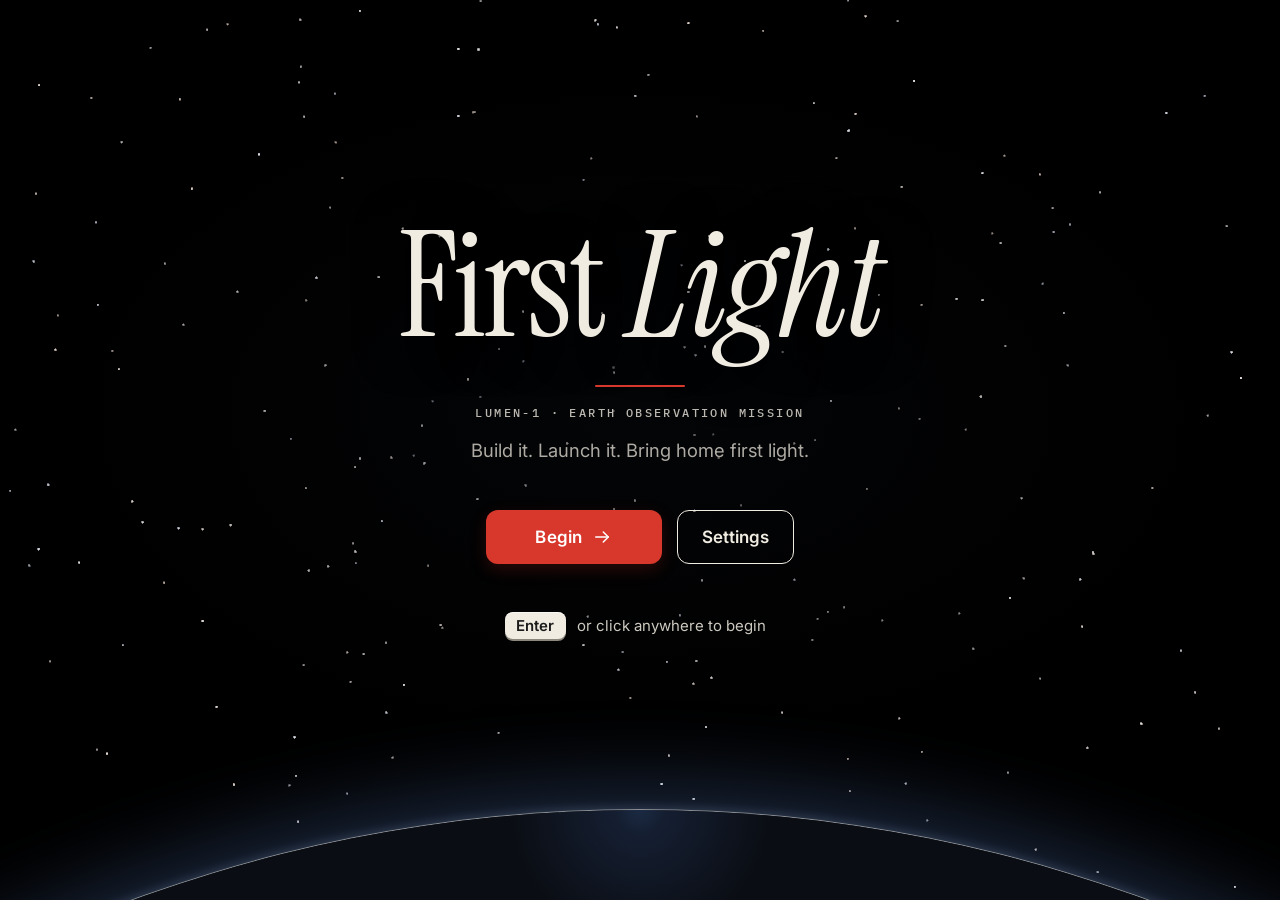
<file: index.html>
<!doctype html>
<html lang="en">
<head>
  <meta charset="utf-8">
  <meta name="viewport" content="width=device-width, initial-scale=1">
  <title>FIRST LIGHT</title>
  <link rel="icon" href="data:,">
  <link rel="preconnect" href="https://fonts.googleapis.com">
  <link rel="preconnect" href="https://fonts.gstatic.com" crossorigin>
  <link href="https://fonts.googleapis.com/css2?family=Instrument+Serif:ital@0;1&family=Inter:wght@400;500;600;700&family=IBM+Plex+Mono:wght@500&display=swap" rel="stylesheet">
  <link rel="stylesheet" href="css/tokens.css">
  <link rel="stylesheet" href="css/components.css">
  <link rel="stylesheet" href="css/hud.css">
  <link rel="stylesheet" href="css/panels.css">
  <link rel="stylesheet" href="css/screens.css">
  <link rel="stylesheet" href="css/console.css">
  <script type="importmap">
  {
    "imports": {
      "three": "./vendor/three/build/three.module.js",
      "three/addons/": "./vendor/three/examples/jsm/"
    }
  }
  </script>
</head>
<body>
  <div id="stage"></div>
  <div id="ui"></div>
  <div id="loading" class="loading is-visible" aria-live="polite"></div>
  <script type="module" src="src/main.js"></script>
</body>
</html>
</file>
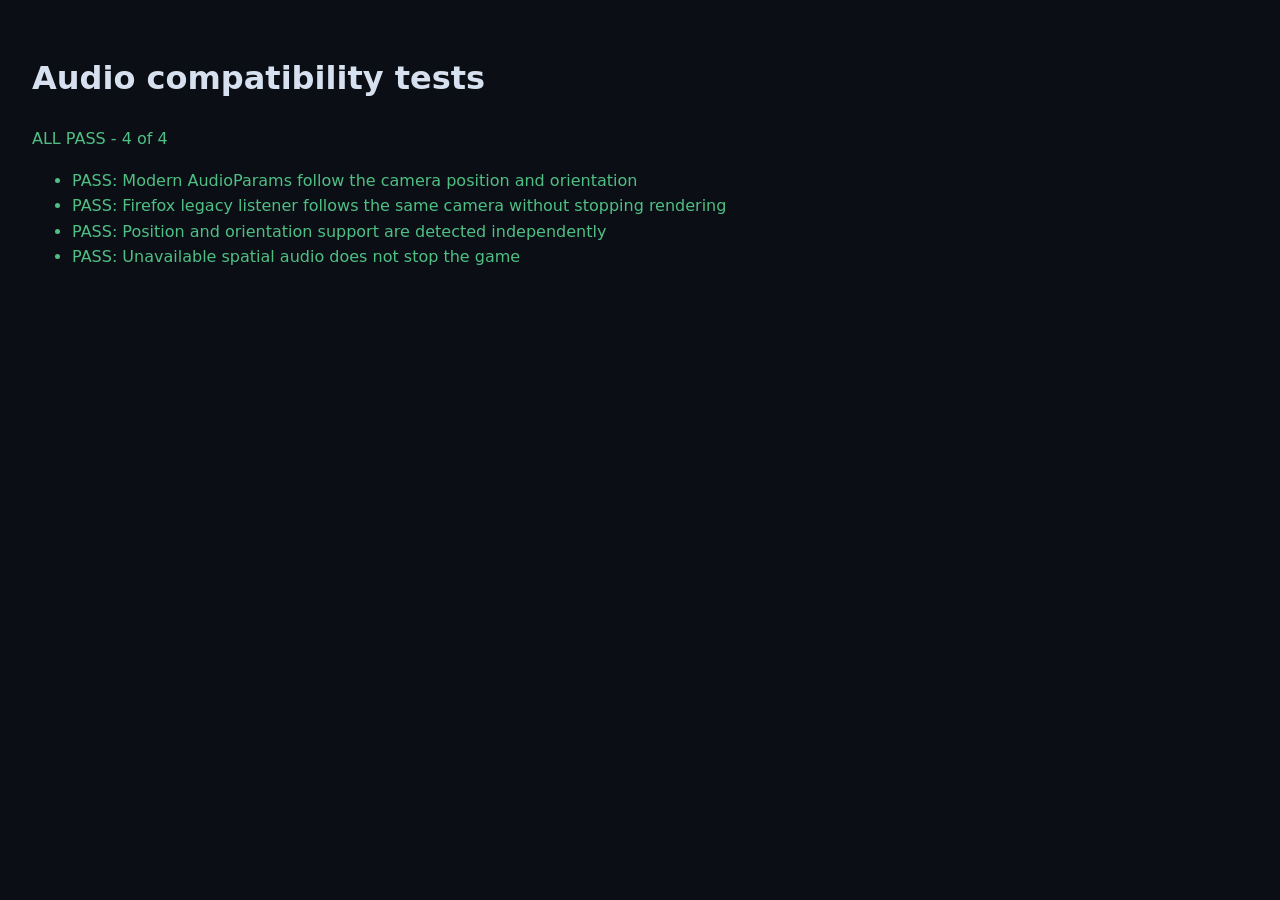
<file: tests/audio.html>
<!doctype html>
<html lang="en">
<meta charset="utf-8">
<meta name="viewport" content="width=device-width, initial-scale=1">
<title>FIRST LIGHT - audio compatibility tests</title>
<style>
  body { padding: 24px; background: #0b0f15; color: #d7e0ee; font: 16px/1.6 system-ui; }
  .ok { color: #4fbf84; } .fail { color: #ee6a5f; }
</style>
<h1>Audio compatibility tests</h1>
<p id="summary">Running...</p>
<ul id="results"></ul>
<script type="module">
  import { runAudioTests } from './audio-tests.js';
  const report = runAudioTests();
  window.__audioTestResults = report;
  const summary = document.getElementById('summary');
  summary.textContent = `${report.allPass ? 'ALL PASS' : 'FAILURES'} - ${report.results.filter((r) => r.pass).length} of ${report.results.length}`;
  summary.className = report.allPass ? 'ok' : 'fail';
  for (const result of report.results) {
    const row = document.createElement('li');
    row.className = result.pass ? 'ok' : 'fail';
    row.textContent = `${result.pass ? 'PASS' : 'FAIL'}: ${result.name}${result.detail ? ` — ${result.detail}` : ''}`;
    document.getElementById('results').append(row);
  }
</script>
</html>
</file>
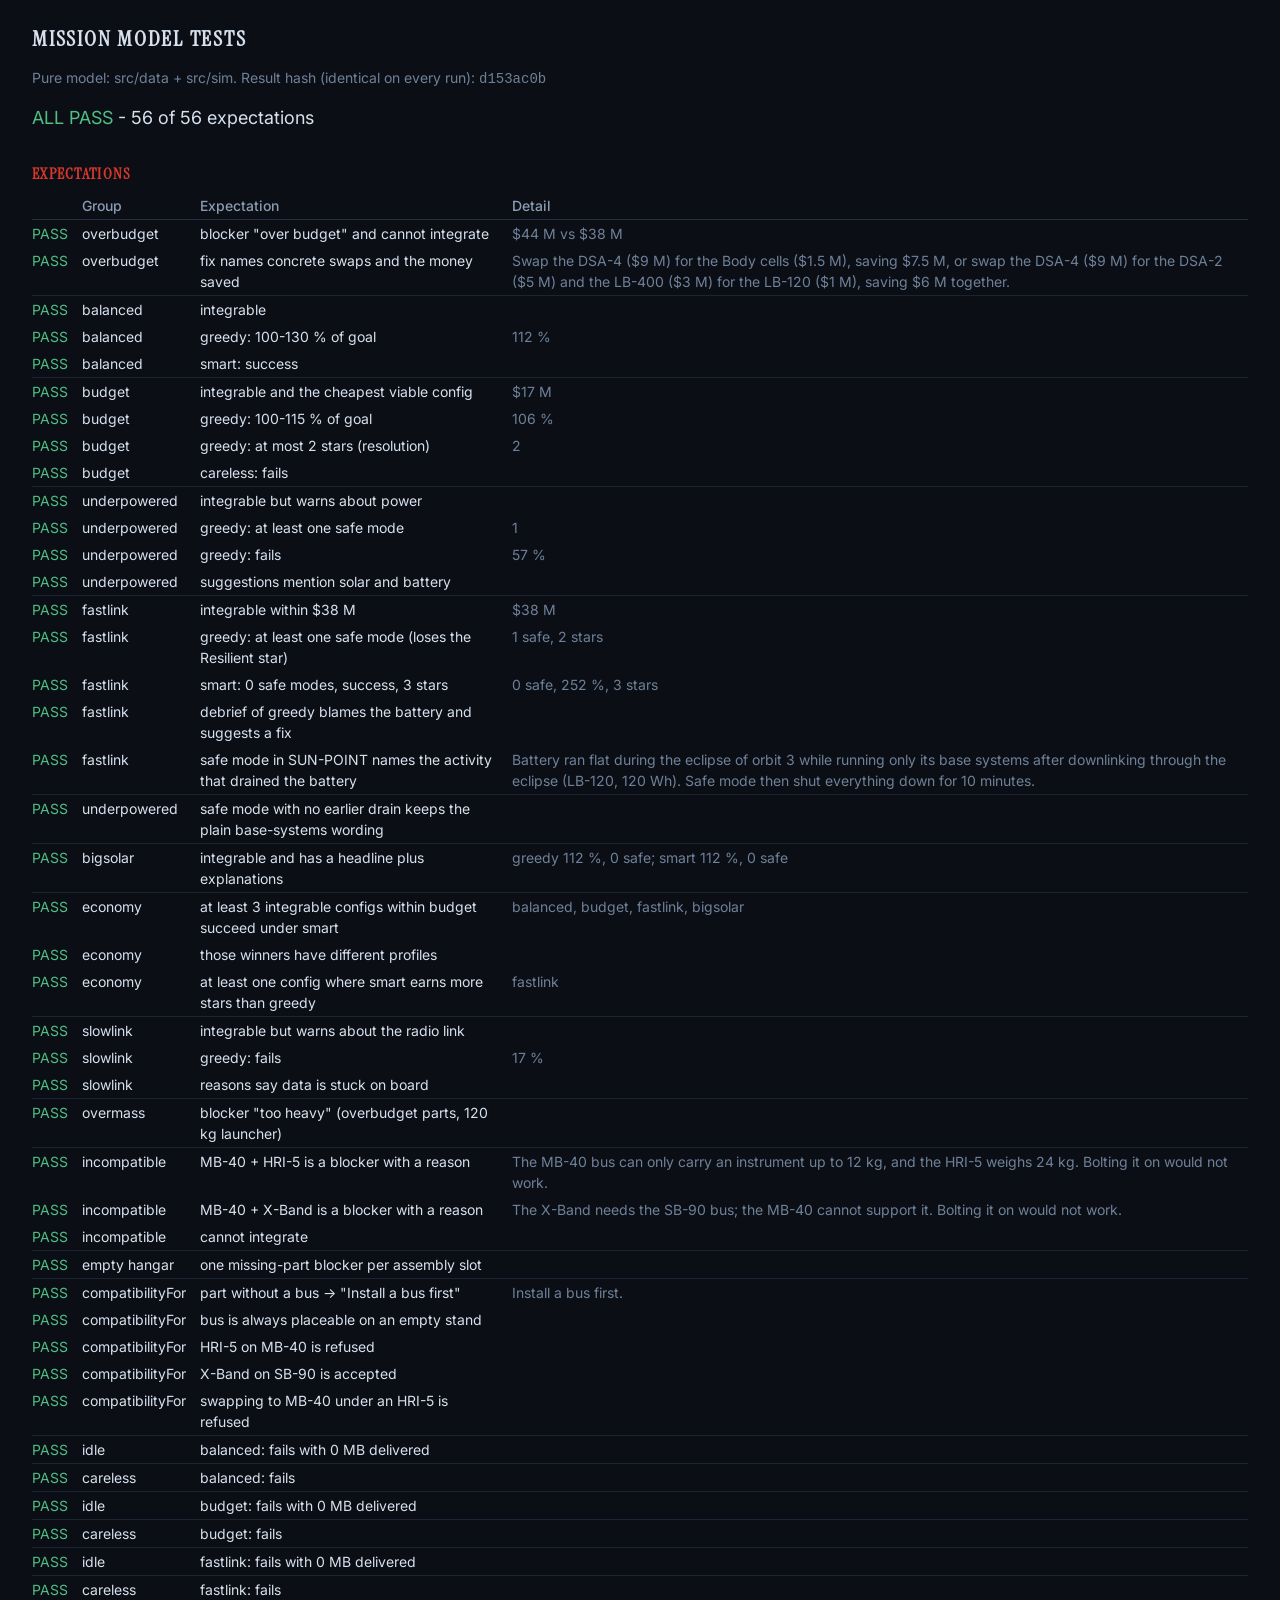
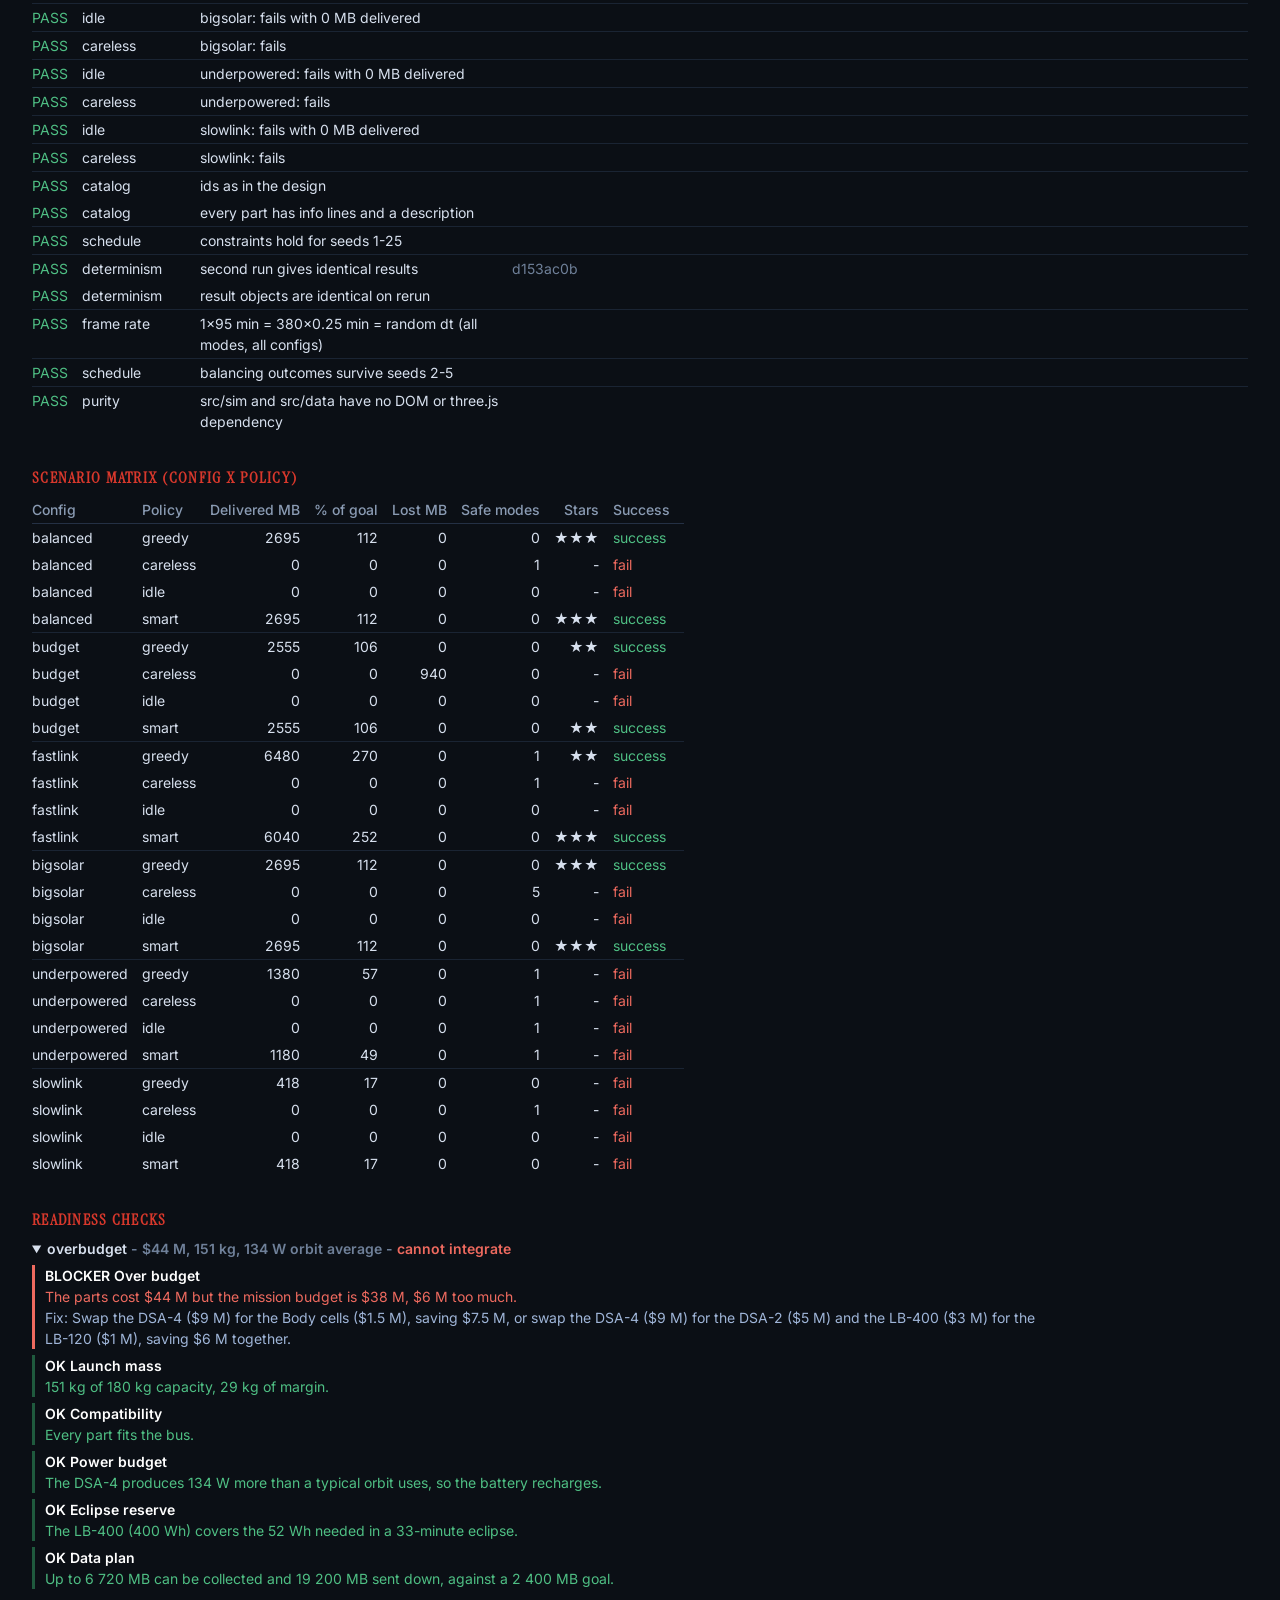
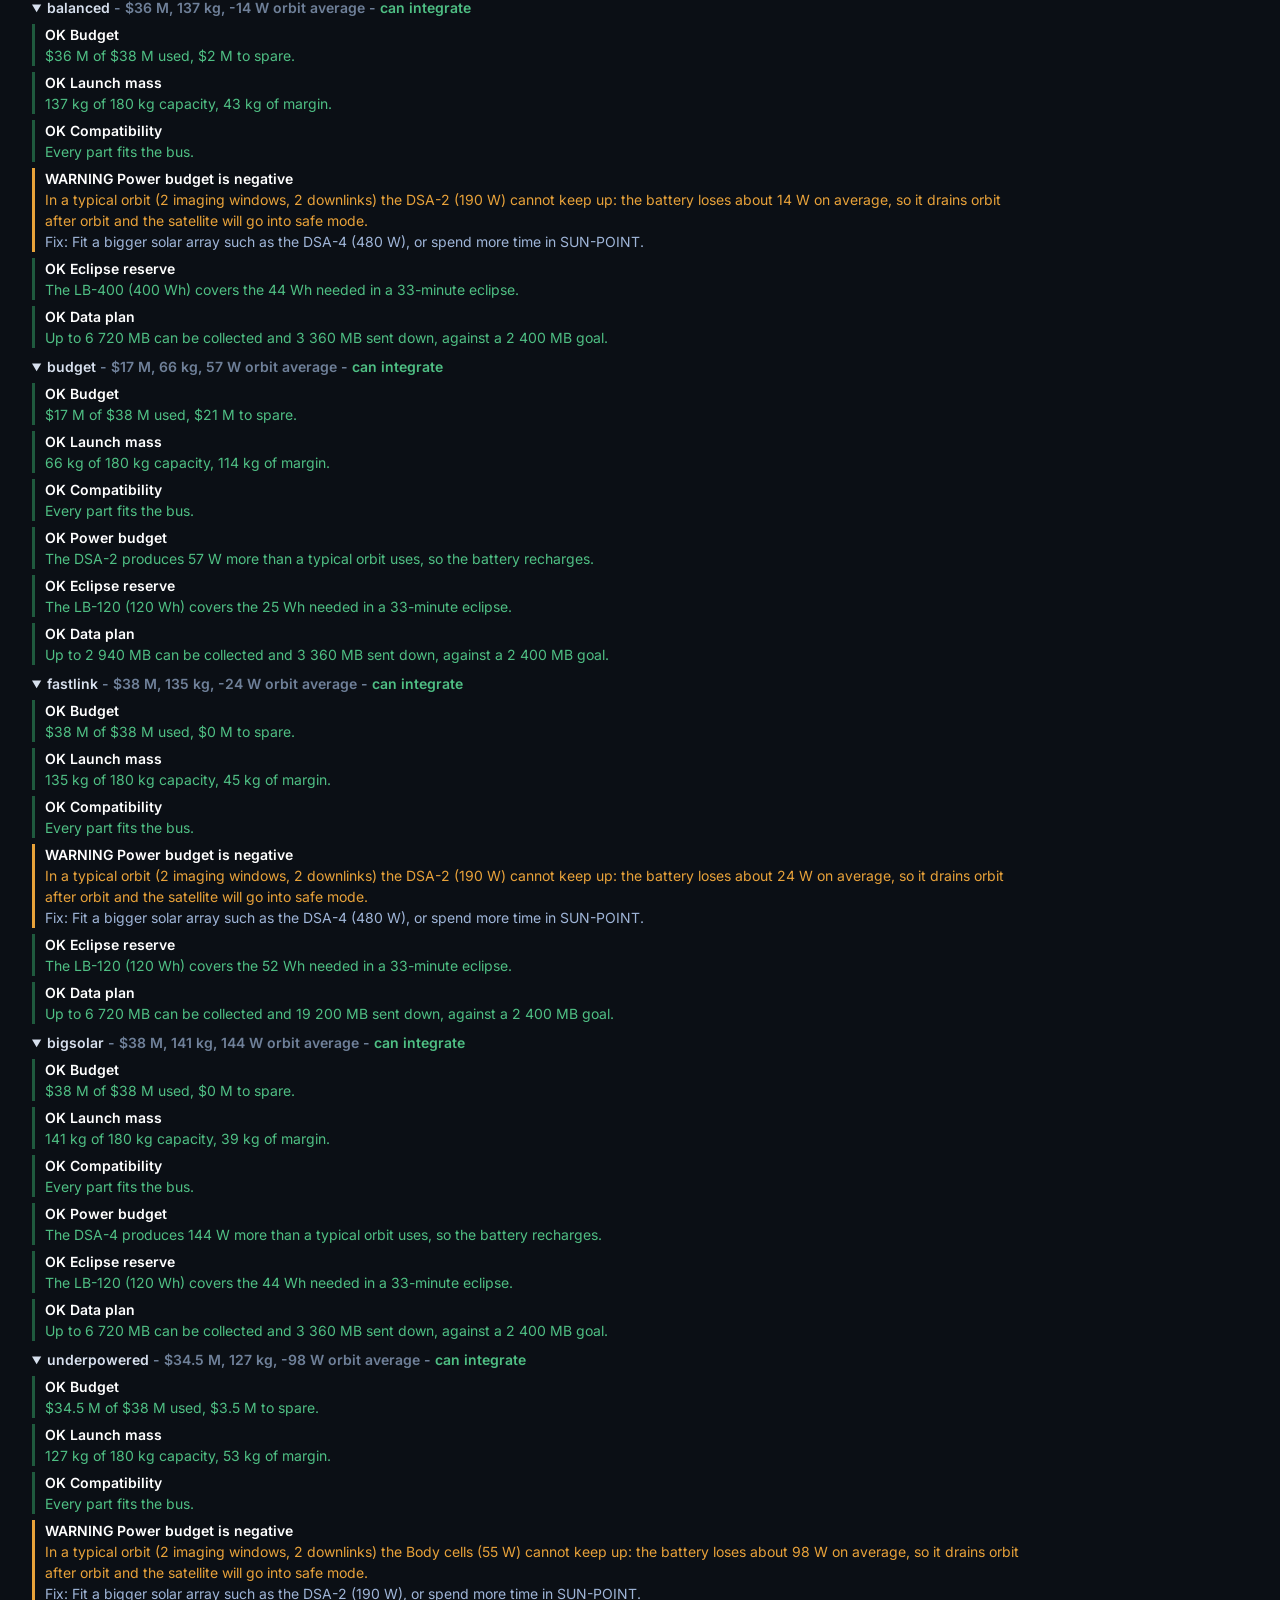
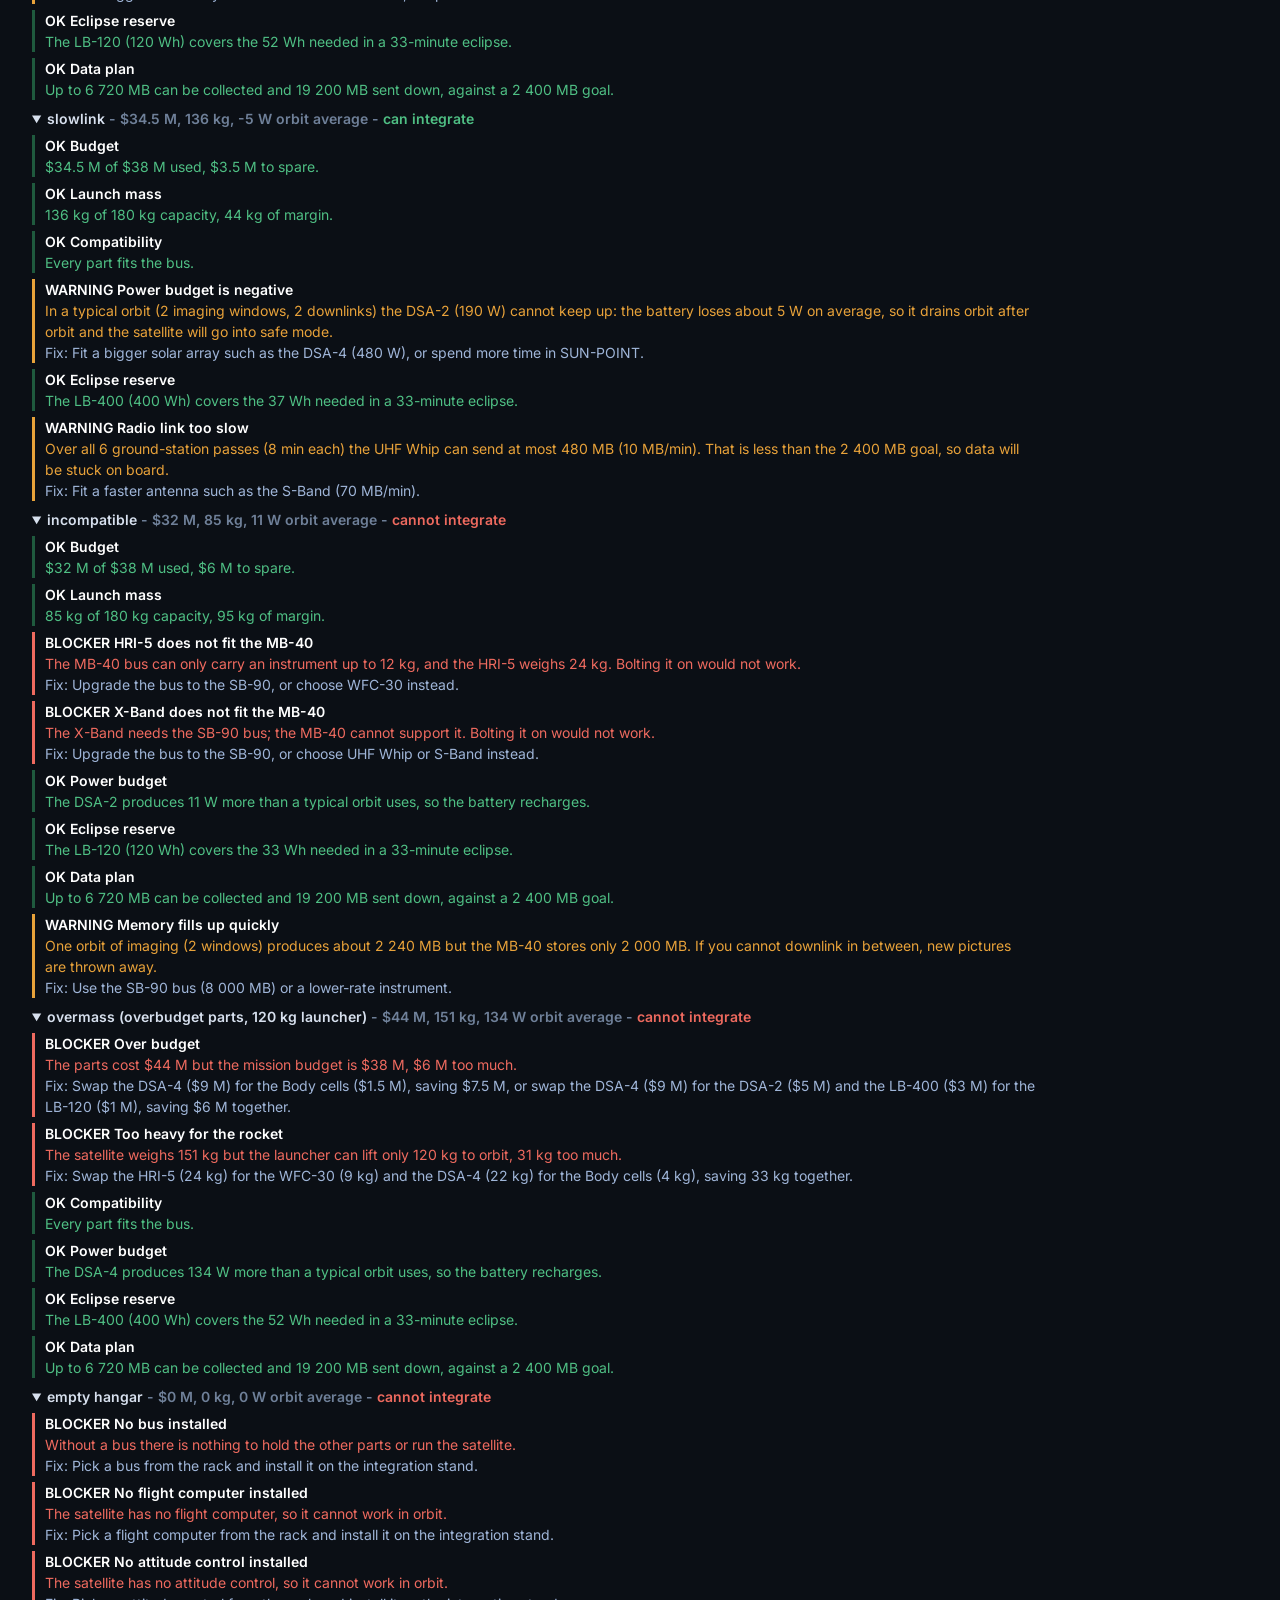
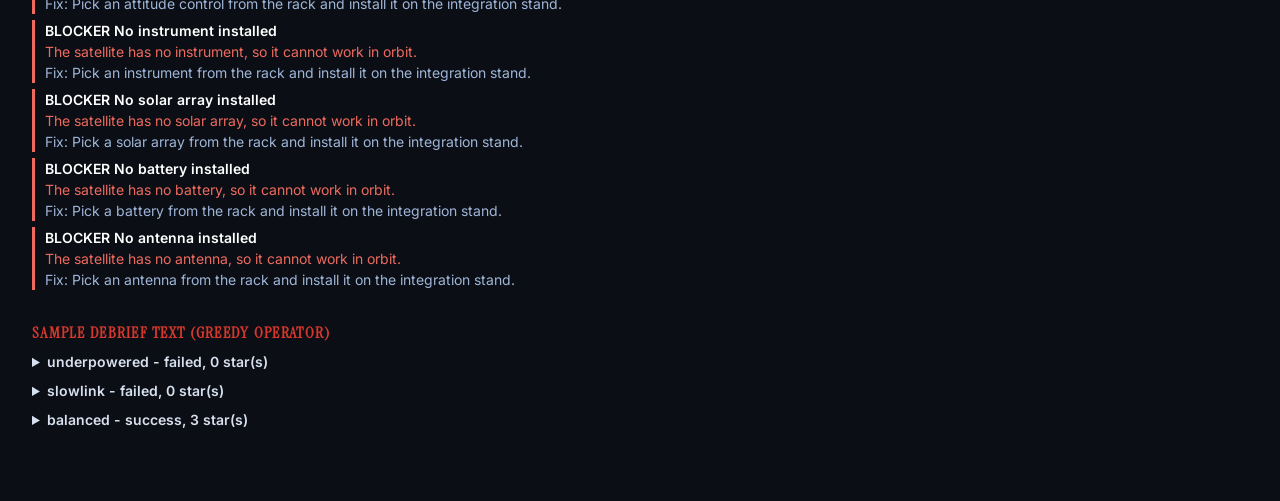
<file: tests/sim.html>
<!doctype html>
<html lang="en">
<head>
<meta charset="utf-8">
<meta name="viewport" content="width=device-width, initial-scale=1">
<link href="https://fonts.googleapis.com/css2?family=Instrument+Serif&family=Inter:wght@400;600&display=swap" rel="stylesheet">
<title>FIRST LIGHT - mission model tests</title>
<style>
  :root { color-scheme: dark; --ok: #4fbf84; --warn: #e8a23a; --bad: #ee6a5f; --signal: #D8382C; }
  body { margin: 0; padding: 24px 32px 64px; background: #0b0f15; color: #d7e0ee; font: 14px/1.5 Inter, "Segoe UI", system-ui, sans-serif; }
  h1 { font: 600 22px "Instrument Serif", Georgia, serif; letter-spacing: .08em; text-transform: uppercase; margin: 0 0 4px; }
  h2 { font: 600 16px "Instrument Serif", Georgia, serif; letter-spacing: .08em; text-transform: uppercase; color: var(--signal); margin: 32px 0 8px; }
  #summary { font-size: 18px; margin: 8px 0 0; }
  .ok { color: var(--ok); } .warning { color: var(--warn); } .blocker, .fail { color: var(--bad); }
  table { border-collapse: collapse; margin: 4px 0; }
  th, td { padding: 3px 14px 3px 0; text-align: left; vertical-align: top; }
  th { color: #8a9bb3; font-weight: 500; border-bottom: 1px solid #243044; }
  td.n, th.n { text-align: right; }
  tr.sep td { border-top: 1px solid #1a2433; }
  code, .mono { font-family: Consolas, monospace; }
  .check { margin: 6px 0; padding-left: 10px; border-left: 3px solid #243044; max-width: 110ch; }
  .check.warning { border-color: var(--warn); } .check.blocker { border-color: var(--bad); } .check.ok { border-color: #1f5a3e; }
  .check b { color: #fff; font-weight: 600; } .check .fix { color: #9fb5d8; }
  details { margin: 8px 0; } summary { cursor: pointer; font-weight: 600; }
  .muted { color: #6f8099; }
</style>
</head>
<body>
<h1>Mission model tests</h1>
<p class="muted">Pure model: src/data + src/sim. Result hash (identical on every run):
  <span id="hash" class="mono">...</span></p>
<p id="summary">Running...</p>

<h2>Expectations</h2>
<table id="expectations"></table>

<h2>Scenario matrix (config x policy)</h2>
<table id="matrix"></table>

<h2>Readiness checks</h2>
<div id="readiness"></div>

<h2>Sample debrief text (greedy operator)</h2>
<div id="debrief"></div>

<script type="module">
import { runSimTests } from './sim-tests.js';

const $ = (id) => document.getElementById(id);
const esc = (s) => String(s).replace(/&/g, '&amp;').replace(/</g, '&lt;');
const mark = (b) => (b ? '<span class="ok">PASS</span>' : '<span class="fail">FAIL</span>');

try {
  const r = await runSimTests();
  window.__simTestResults = {
    allPass: r.allPass, passed: r.passed, failed: r.failed, hash: r.hash,
    failures: r.expectations.filter((e) => !e.pass),
    matrix: r.matrix,
  };

  $('hash').textContent = r.hash;
  $('summary').innerHTML = `<span class="${r.allPass ? 'ok' : 'fail'}">${r.allPass ? 'ALL PASS' : 'FAILURES'}</span> - ${r.passed} of ${r.passed + r.failed} expectations`;

  let last = '';
  $('expectations').innerHTML = '<tr><th></th><th>Group</th><th>Expectation</th><th>Detail</th></tr>' + r.expectations.map((e) => {
    const sep = e.group !== last ? ' class="sep"' : '';
    last = e.group;
    return `<tr${sep}><td>${mark(e.pass)}</td><td>${esc(e.group)}</td><td>${esc(e.name)}</td><td class="muted">${esc(e.detail)}</td></tr>`;
  }).join('');

  last = '';
  $('matrix').innerHTML = '<tr><th>Config</th><th>Policy</th><th class="n">Delivered MB</th><th class="n">% of goal</th><th class="n">Lost MB</th><th class="n">Safe modes</th><th class="n">Stars</th><th>Success</th></tr>'
    + r.matrix.map((m) => {
      const sep = m.config !== last ? ' class="sep"' : '';
      last = m.config;
      return `<tr${sep}><td>${m.config}</td><td>${m.policy}</td><td class="n">${m.deliveredMB}</td><td class="n">${m.pct}</td><td class="n">${m.lostMB}</td>`
        + `<td class="n">${m.safeModes}</td><td class="n">${'★'.repeat(m.stars) || '-'}</td><td class="${m.success ? 'ok' : 'fail'}">${m.success ? 'success' : 'fail'}</td></tr>`;
    }).join('');

  $('readiness').innerHTML = r.readiness.map((cfg) => {
    const checks = cfg.checks.map((c) => `<div class="check ${c.severity}"><b class="${c.severity}">${c.severity.toUpperCase()}</b> <b>${esc(c.title)}</b><br>${esc(c.detail)}${c.fix ? `<br><span class="fix">Fix: ${esc(c.fix)}</span>` : ''}</div>`).join('');
    const t = cfg.totals;
    return `<details open><summary>${esc(cfg.name)} <span class="muted">- $${t.cost} M, ${t.mass} kg, `
      + `${t.orbitAvgBalanceW.toFixed(0)} W orbit average - ${cfg.canIntegrate ? '<span class="ok">can integrate</span>' : '<span class="fail">cannot integrate</span>'}</span></summary>${checks}</details>`;
  }).join('');

  $('debrief').innerHTML = Object.entries(r.sampleResults).map(([name, res]) => `<details><summary>${name} - ${res.success ? 'success' : 'failed'}, ${res.stars} star(s)</summary>`
    + res.objectives.map((o) => `<div class="${o.met ? 'ok' : 'fail'}">${o.met ? '✓' : '✗'} ${esc(o.text)}</div>`).join('')
    + res.reasons.map((x) => `<div>- ${esc(x)}</div>`).join('')
    + res.suggestions.map((x) => `<div class="warning">&gt; ${esc(x)}</div>`).join('')
    + res.positives.map((x) => `<div class="ok">+ ${esc(x)}</div>`).join('') + '</details>').join('');
} catch (err) {
  console.error(err);
  window.__simTestResults = { allPass: false, error: String(err) };
  $('summary').innerHTML = `<span class="fail">Test run crashed:</span> ${esc(err)}`;
}
</script>
</body>
</html>
</file>
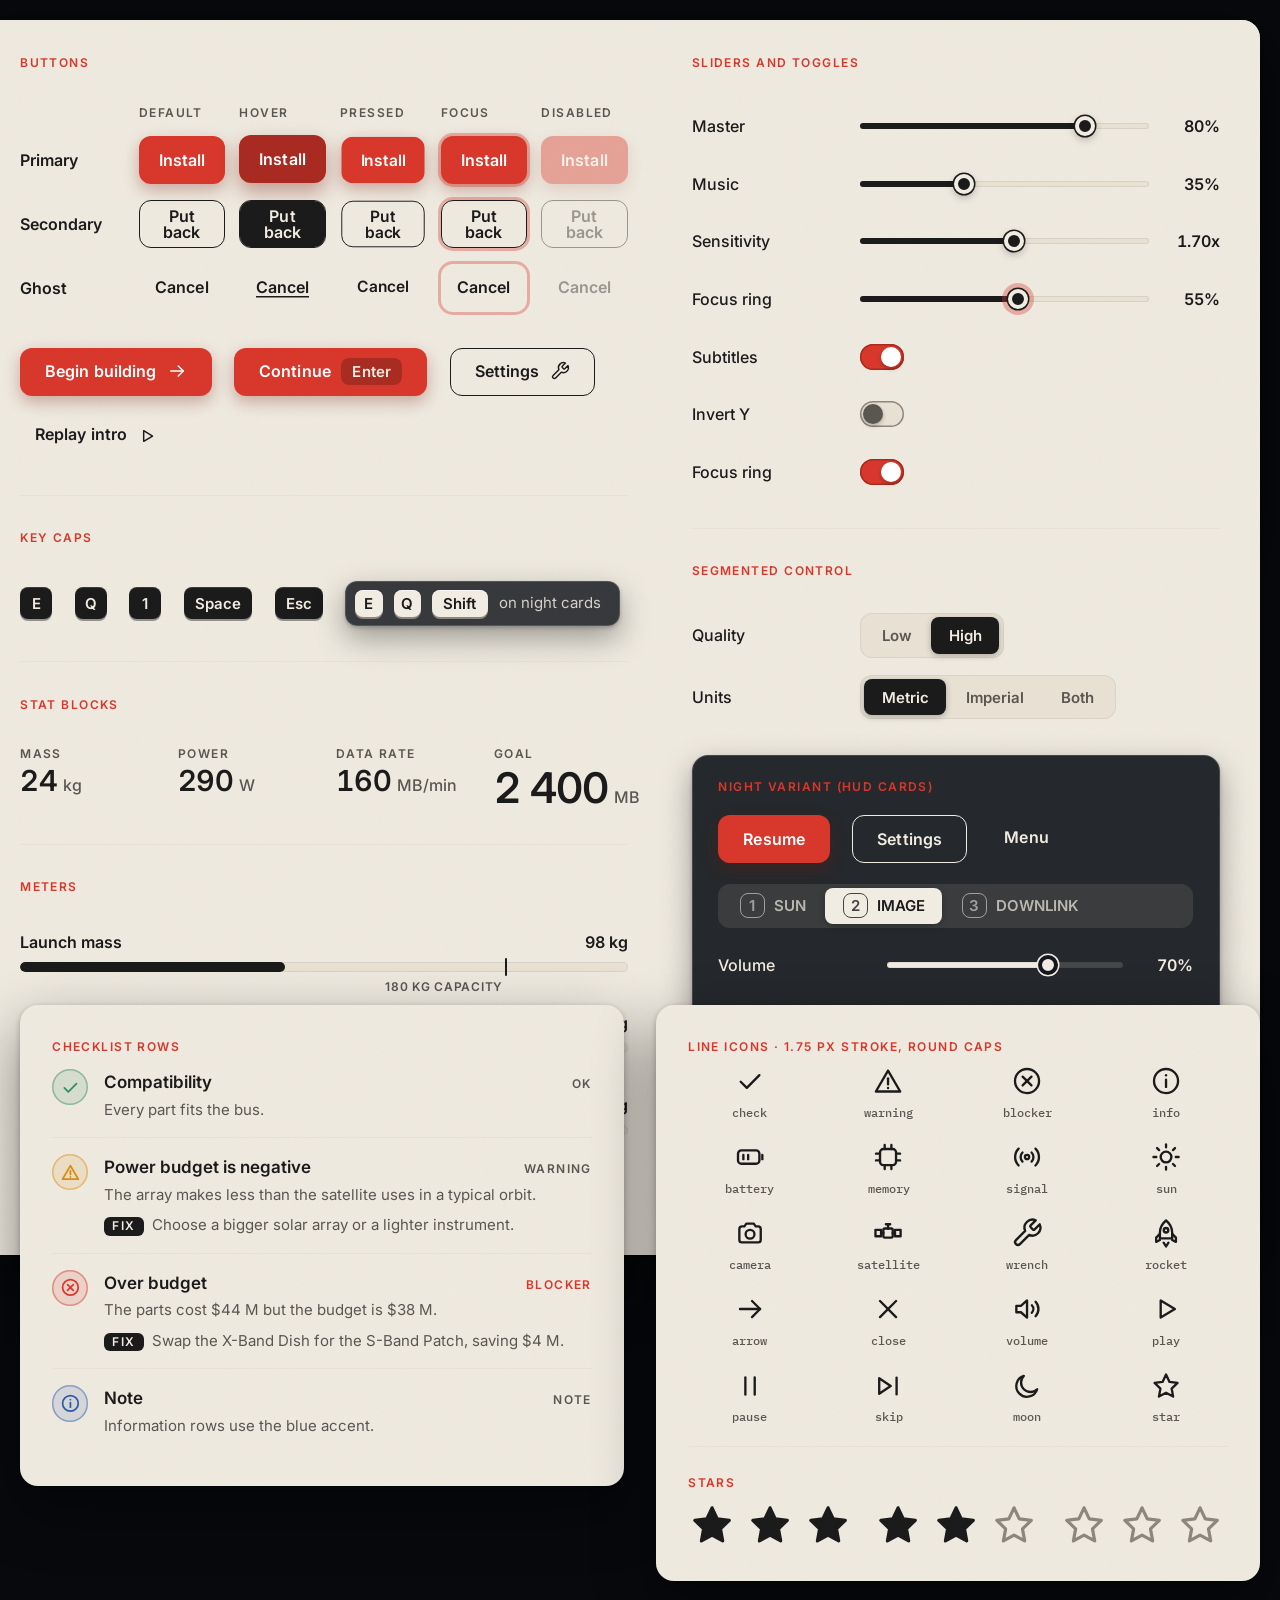
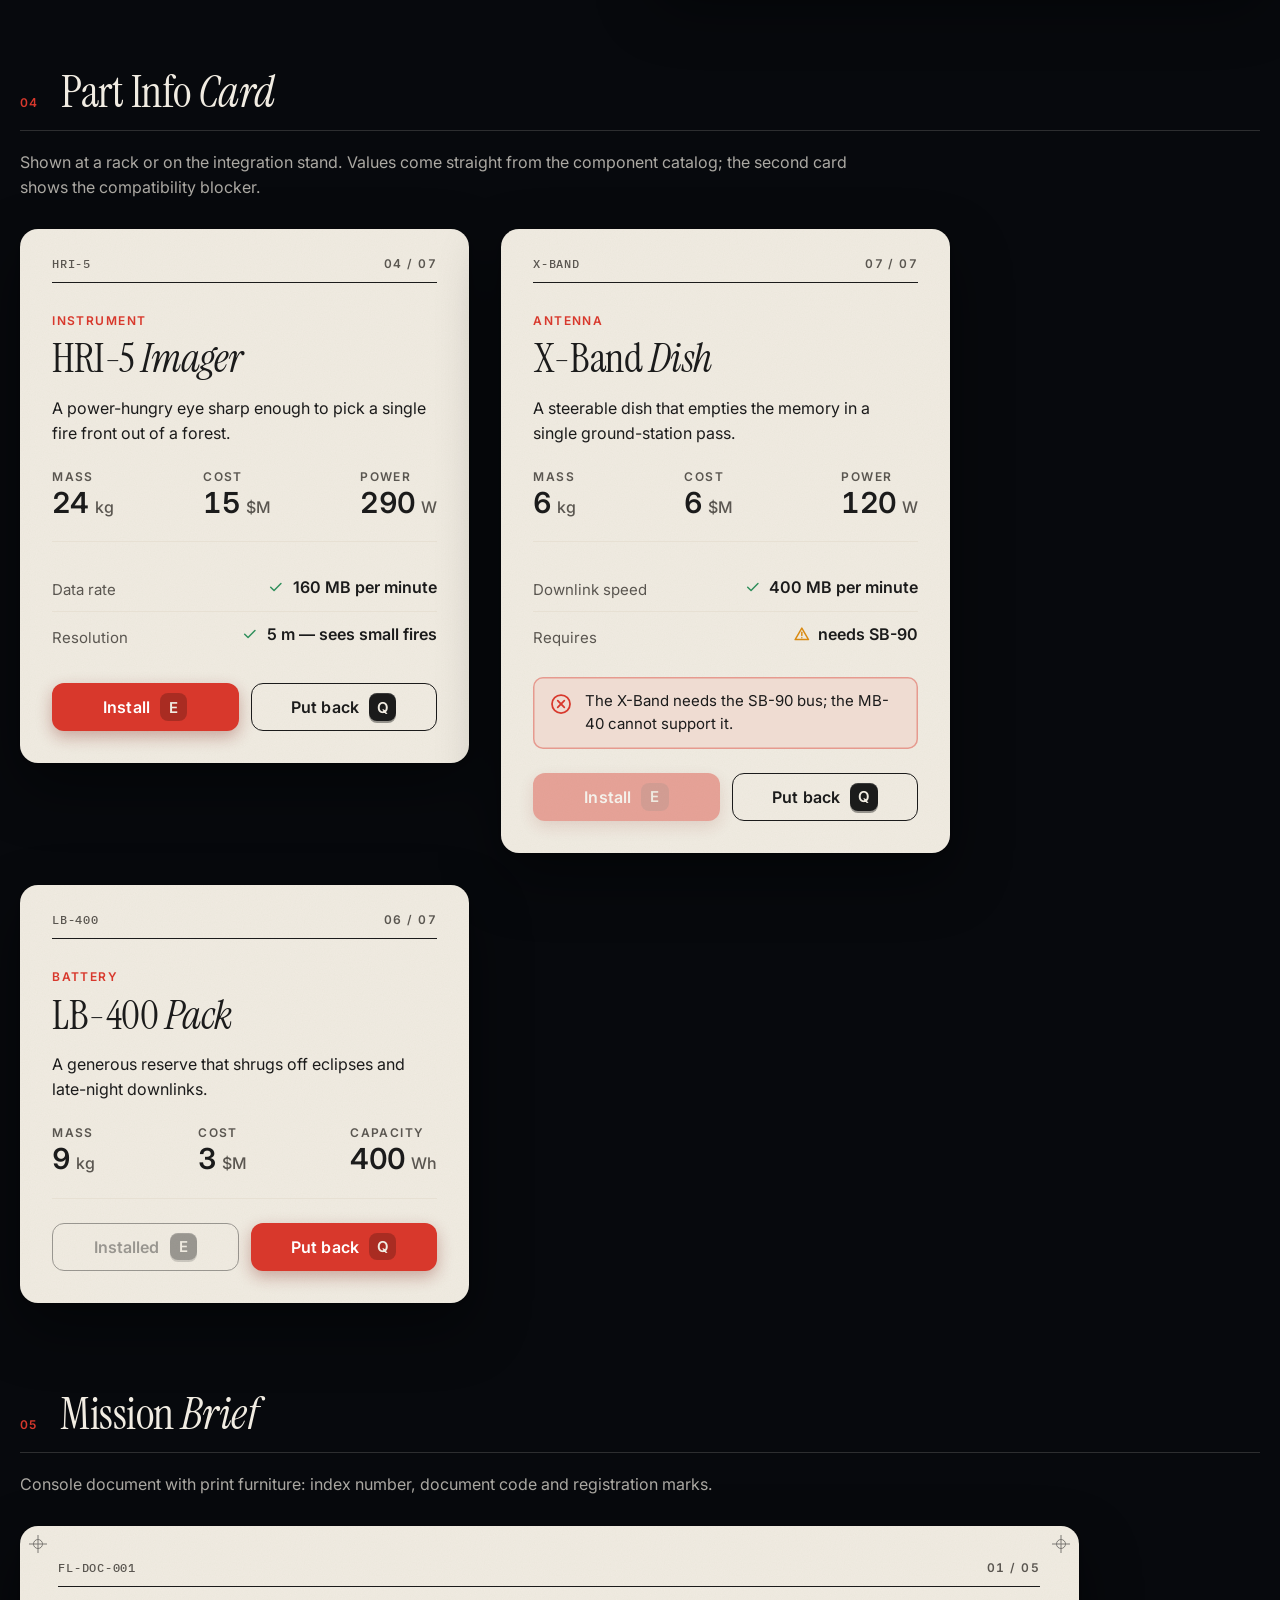
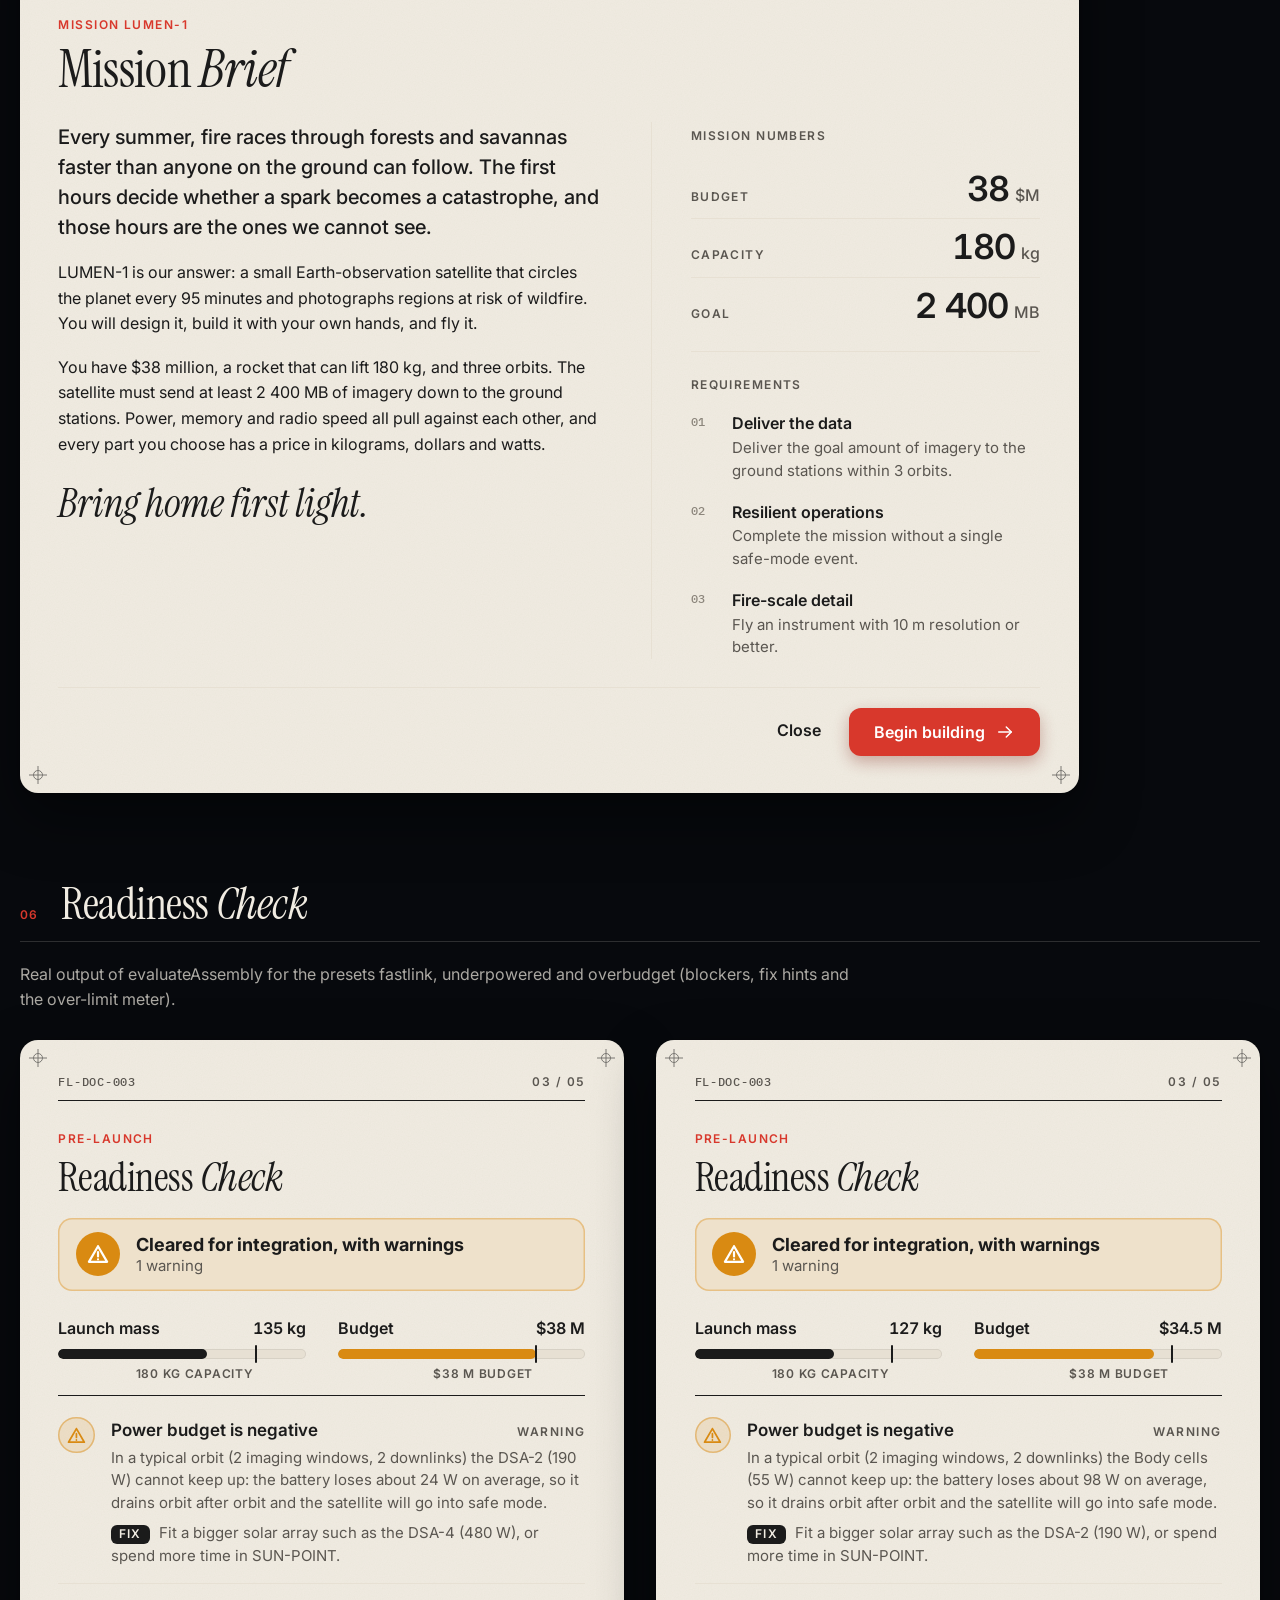
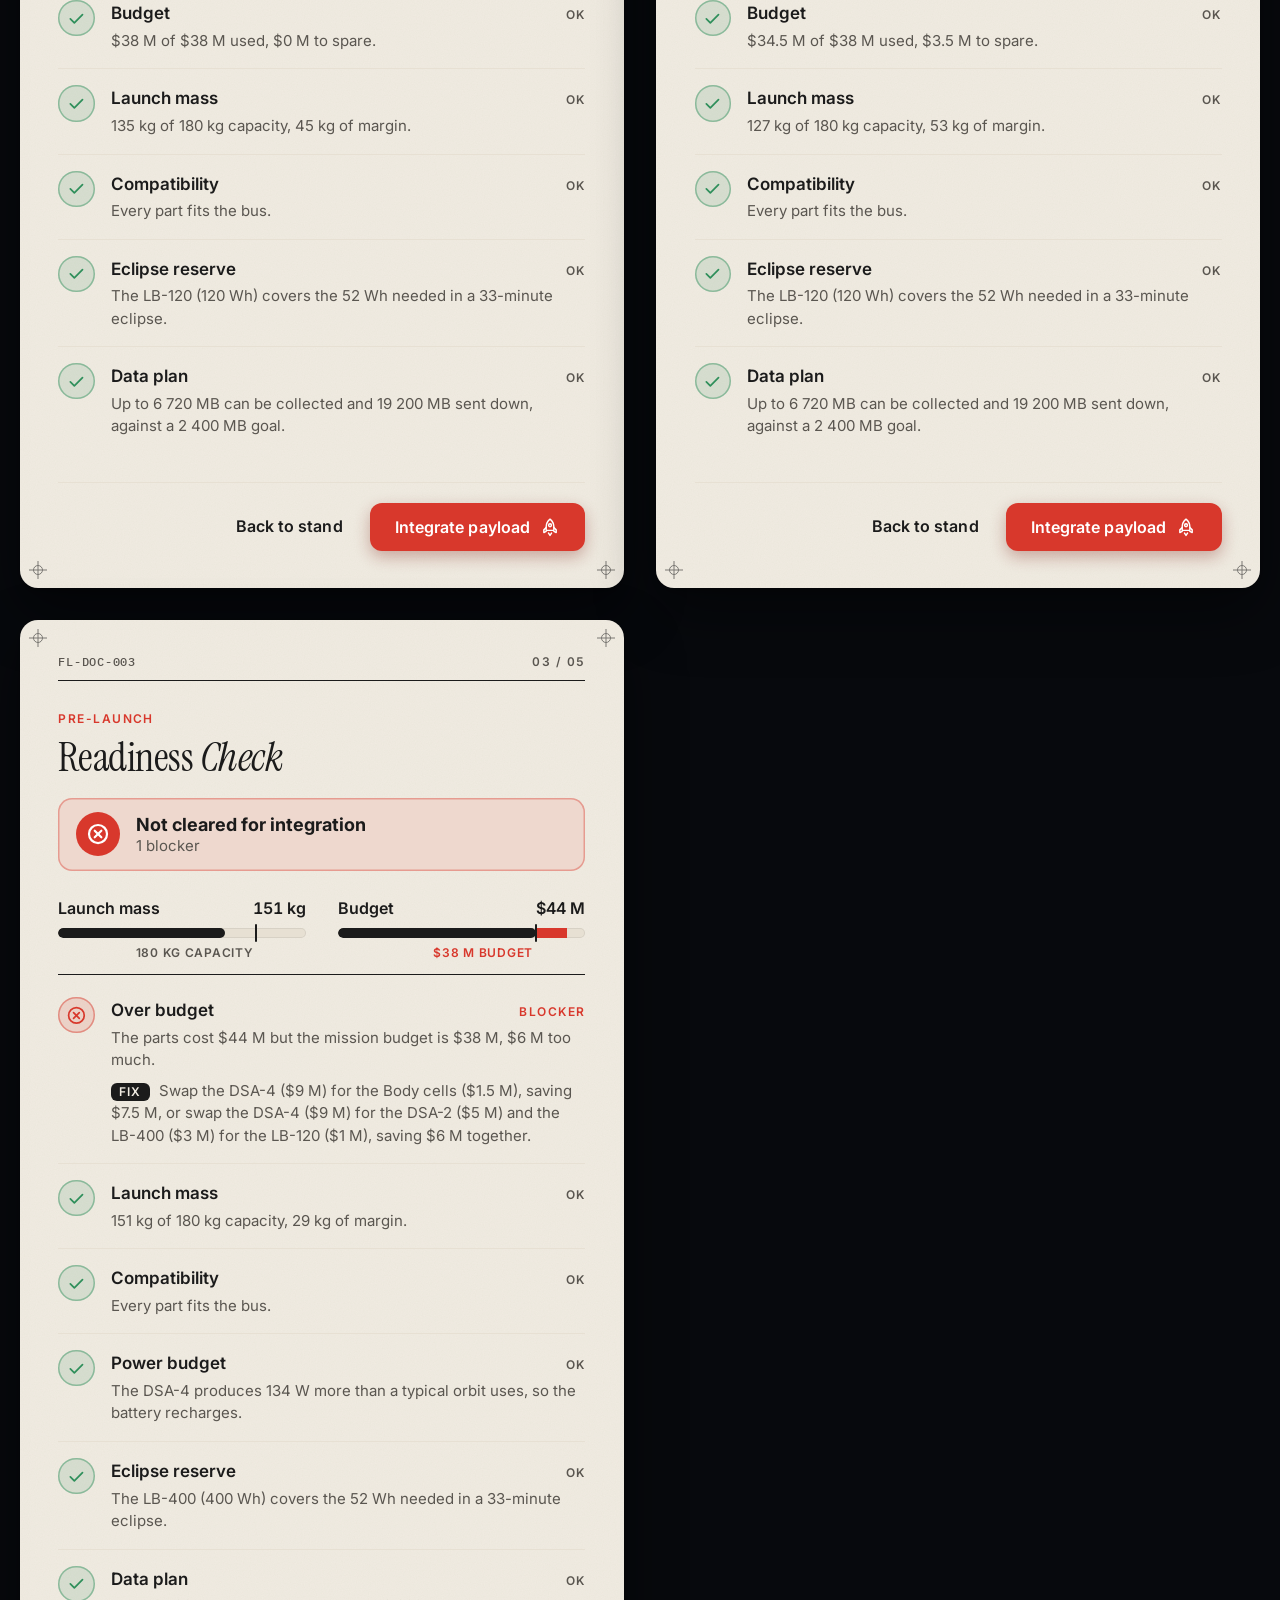
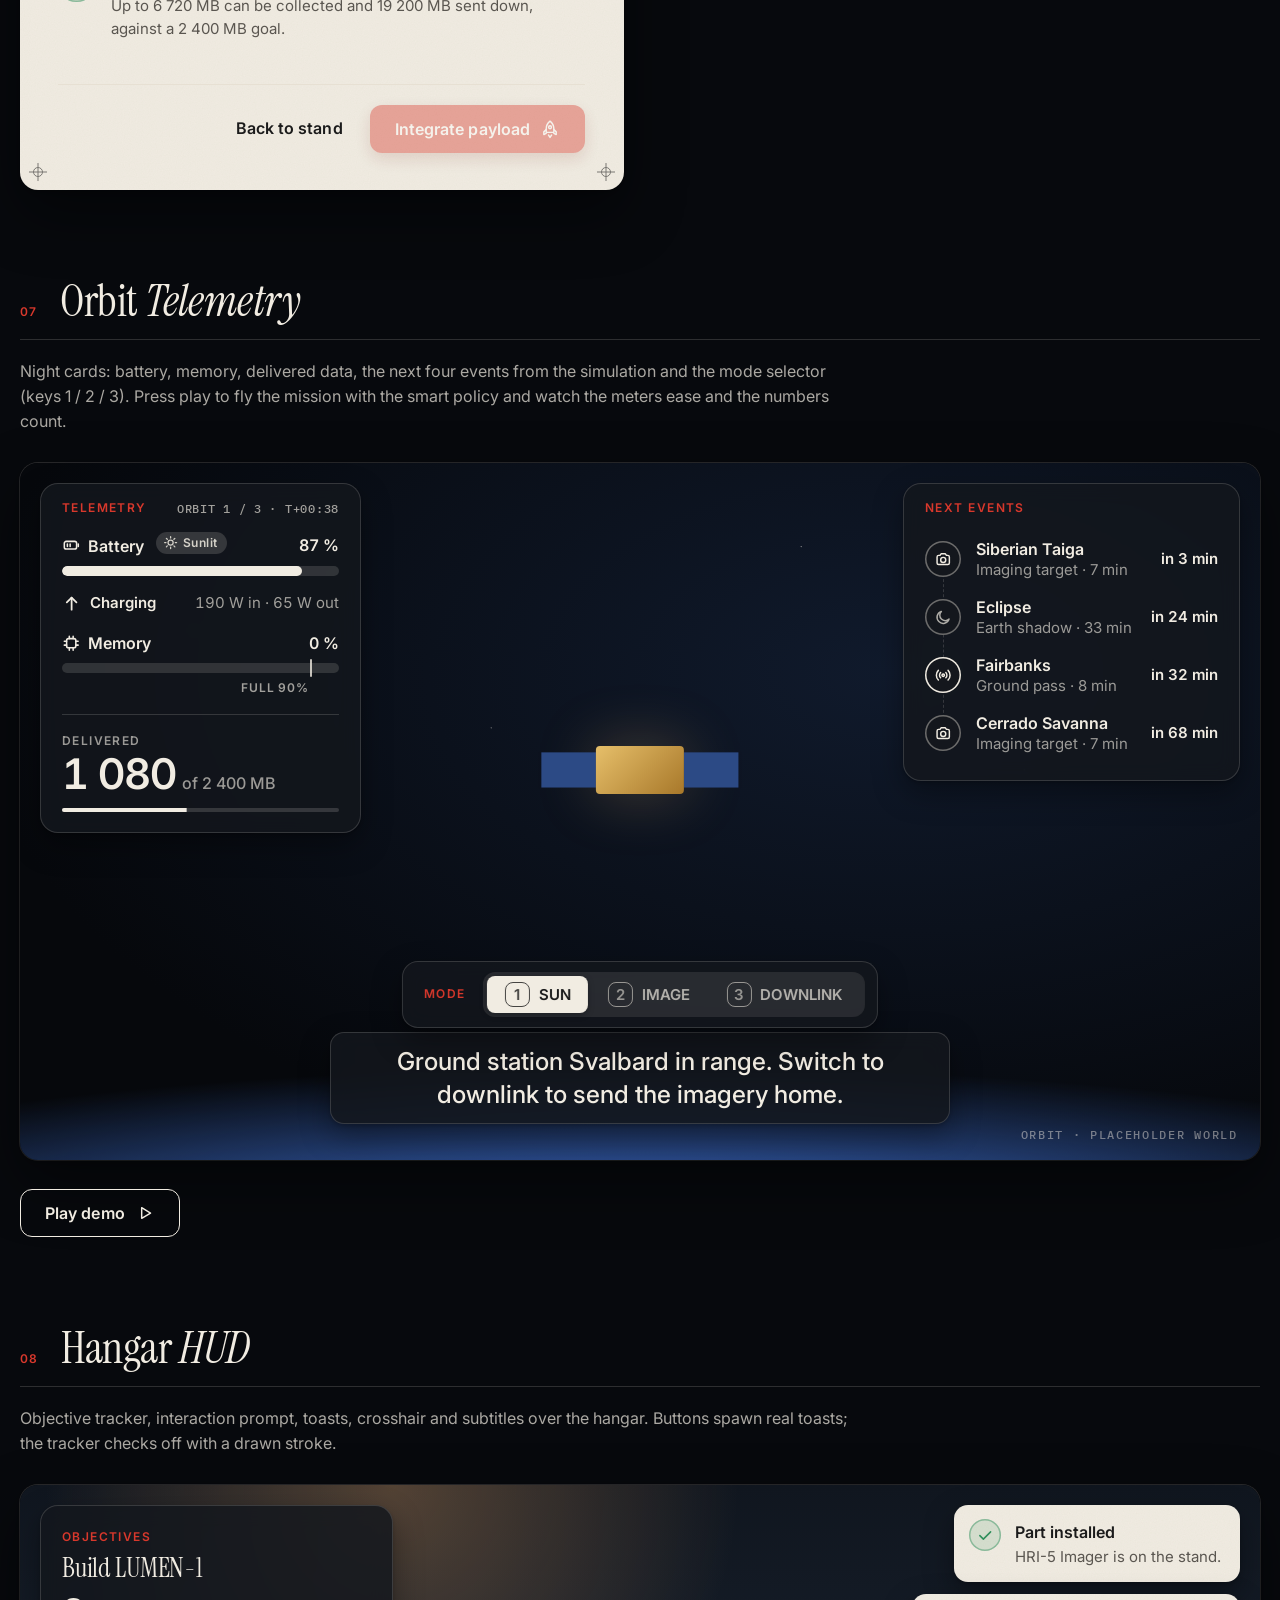
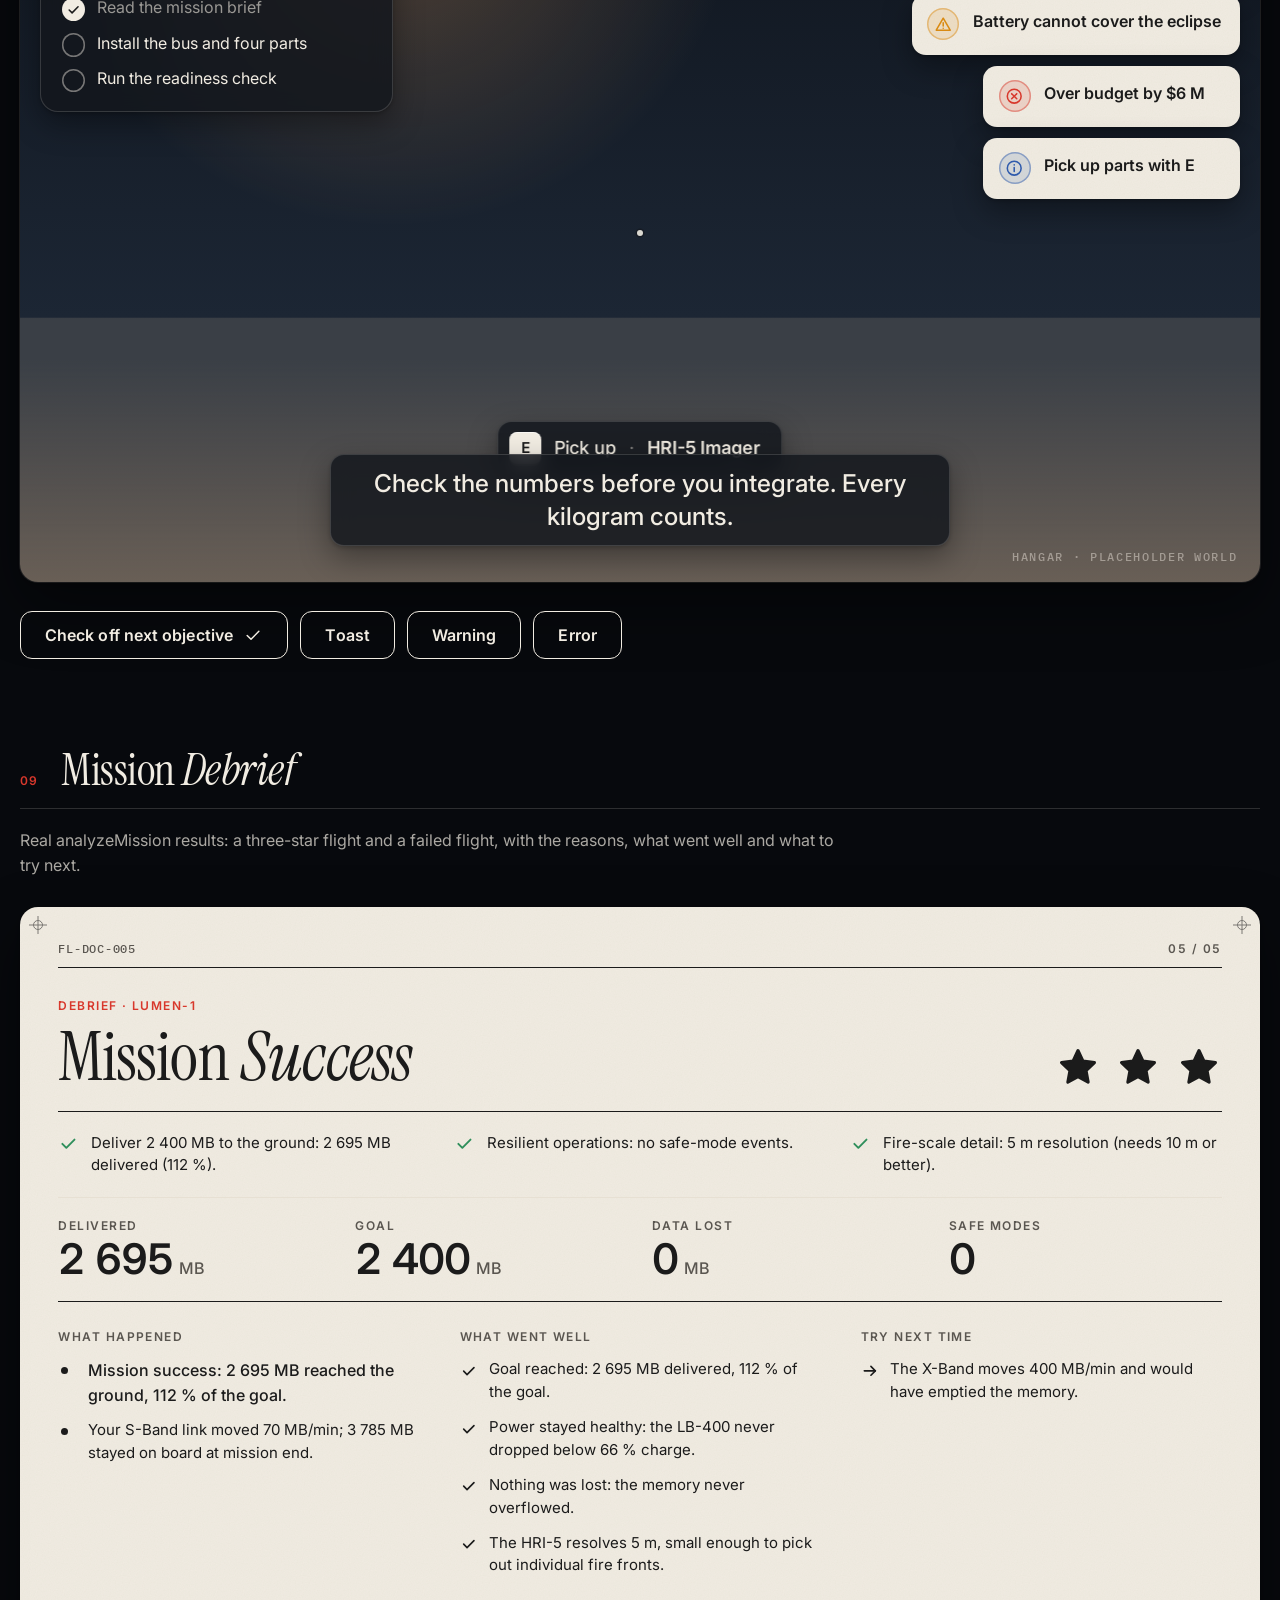
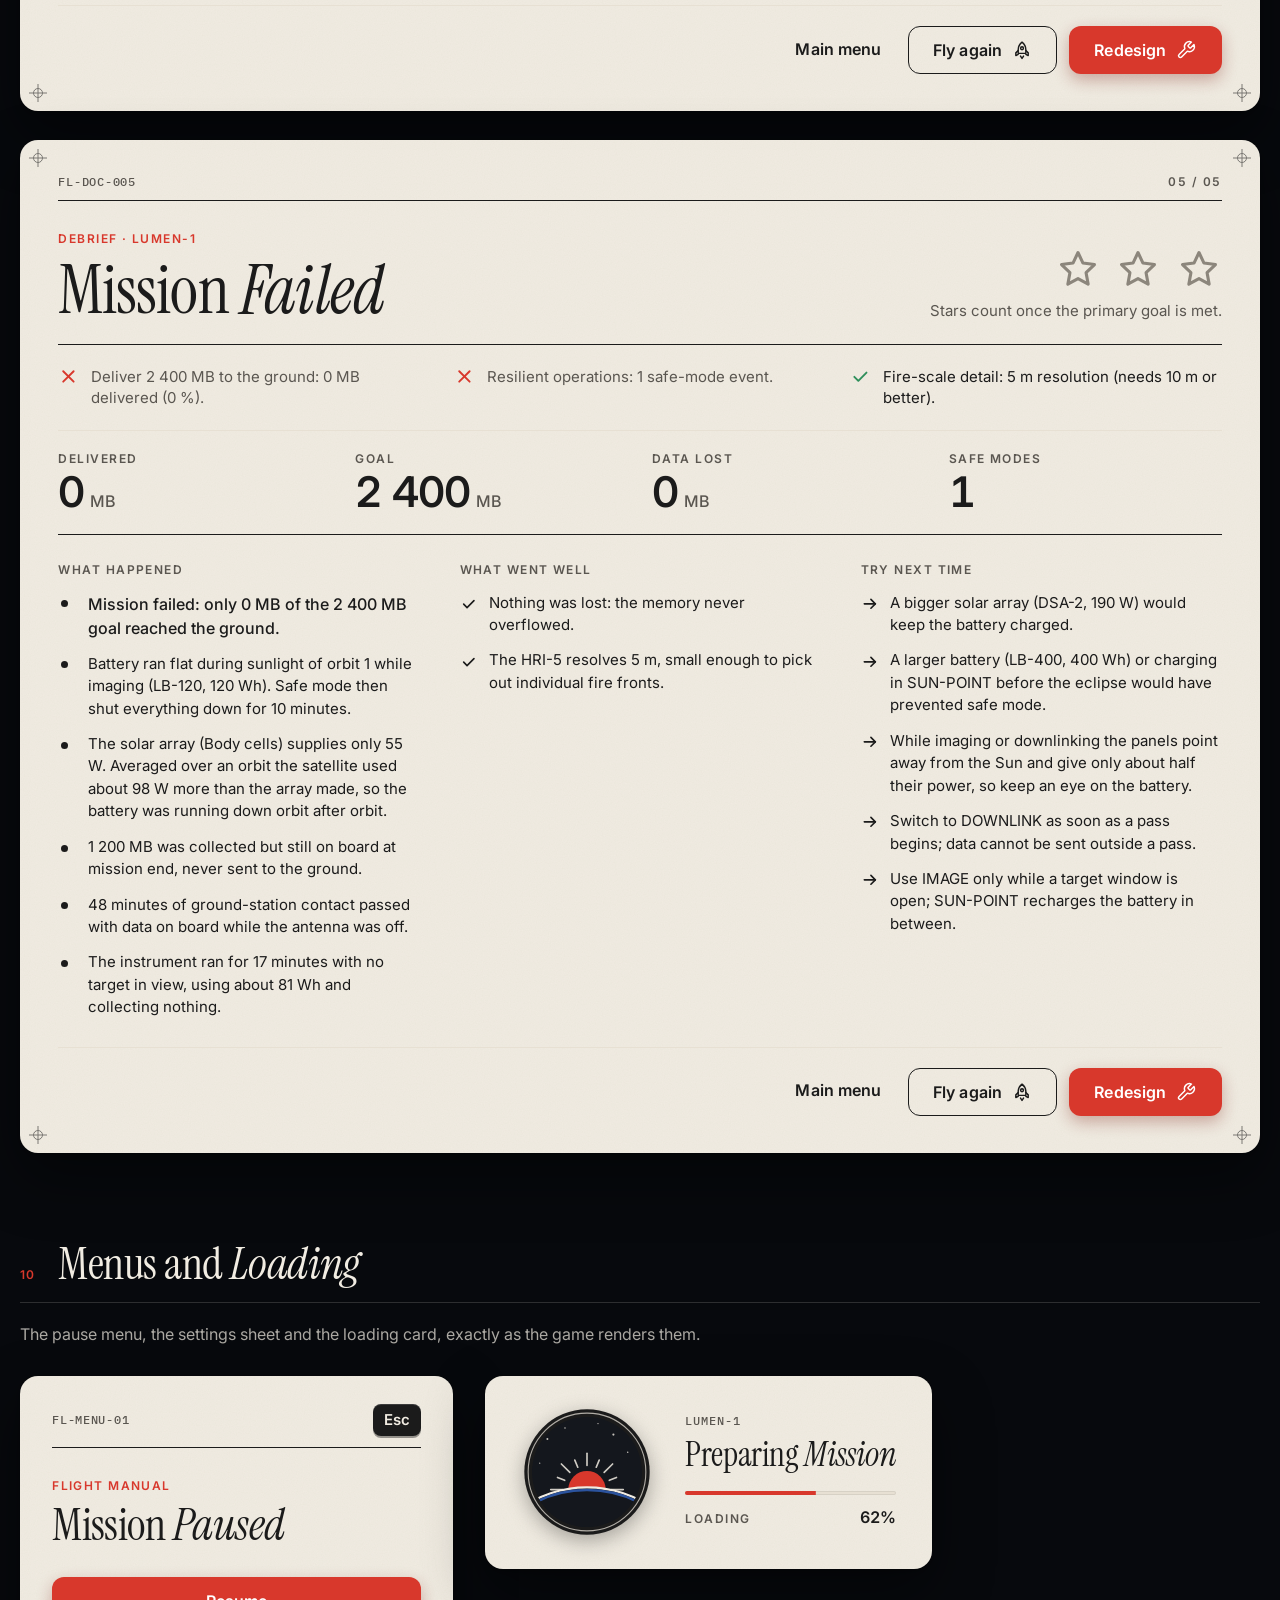
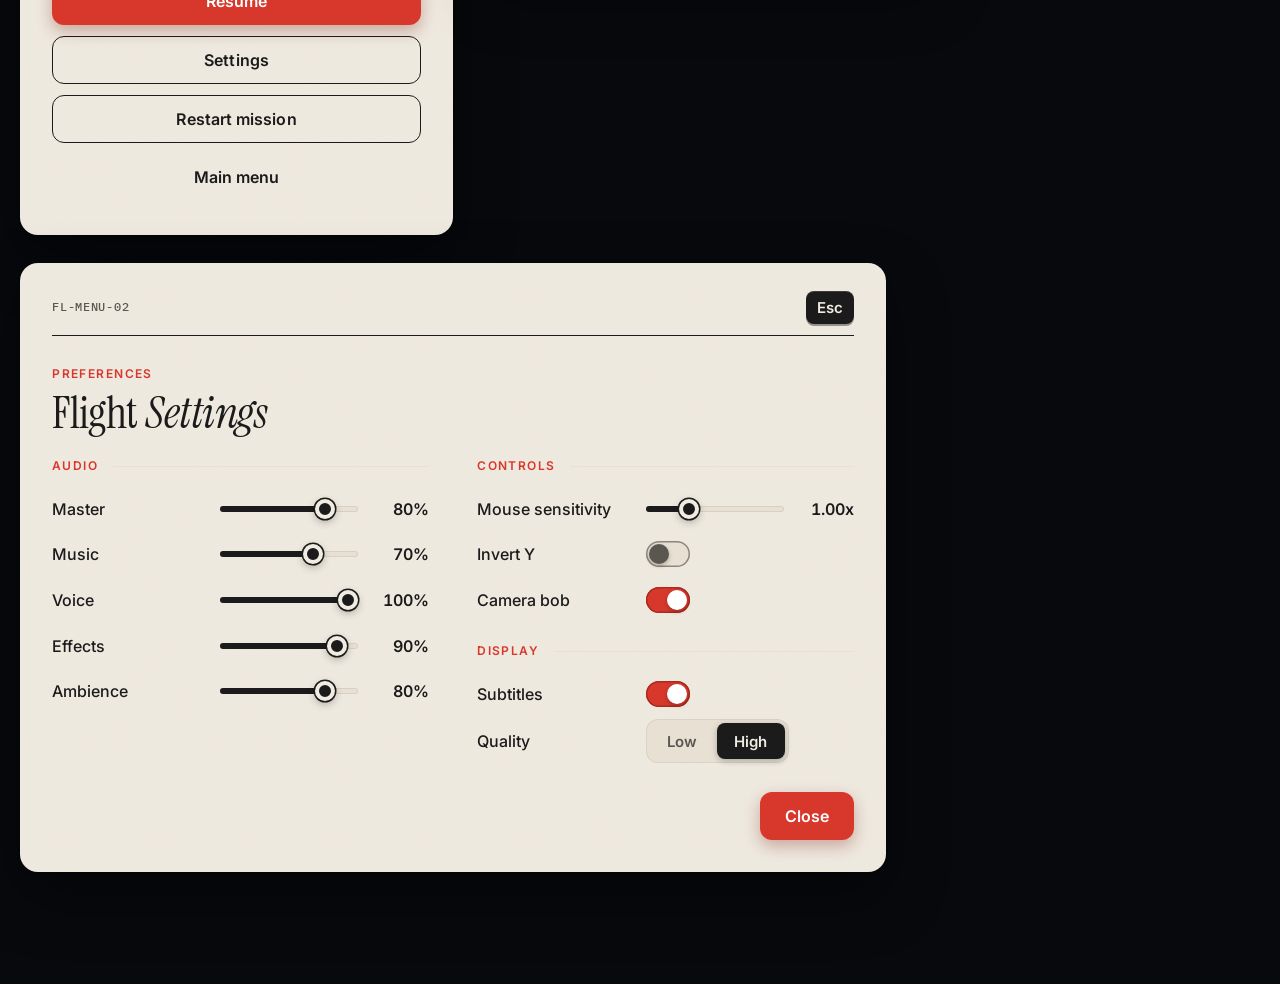
<file: tests/ui-kit.html>
<!doctype html>
<html lang="en">
<head>
  <meta charset="utf-8">
  <meta name="viewport" content="width=device-width, initial-scale=1">
  <title>FIRST LIGHT - UI kit</title>
  <link rel="icon" href="data:,">
  <link rel="preconnect" href="https://fonts.googleapis.com">
  <link rel="preconnect" href="https://fonts.gstatic.com" crossorigin>
  <link href="https://fonts.googleapis.com/css2?family=Instrument+Serif:ital@0;1&family=Inter:wght@400;500;600;700&family=IBM+Plex+Mono:wght@500&display=swap" rel="stylesheet">
  <link rel="stylesheet" href="../css/tokens.css">
  <link rel="stylesheet" href="../css/components.css">
  <link rel="stylesheet" href="../css/hud.css">
  <link rel="stylesheet" href="../css/panels.css">
  <link rel="stylesheet" href="../css/screens.css">
  <link rel="stylesheet" href="ui-kit.css">
</head>
<body class="kit">
  <div class="kit-backdrop"></div>
  <main id="kit" class="kit-wrap"></main>
  <script type="module" src="ui-kit.js"></script>
</body>
</html>
</file>
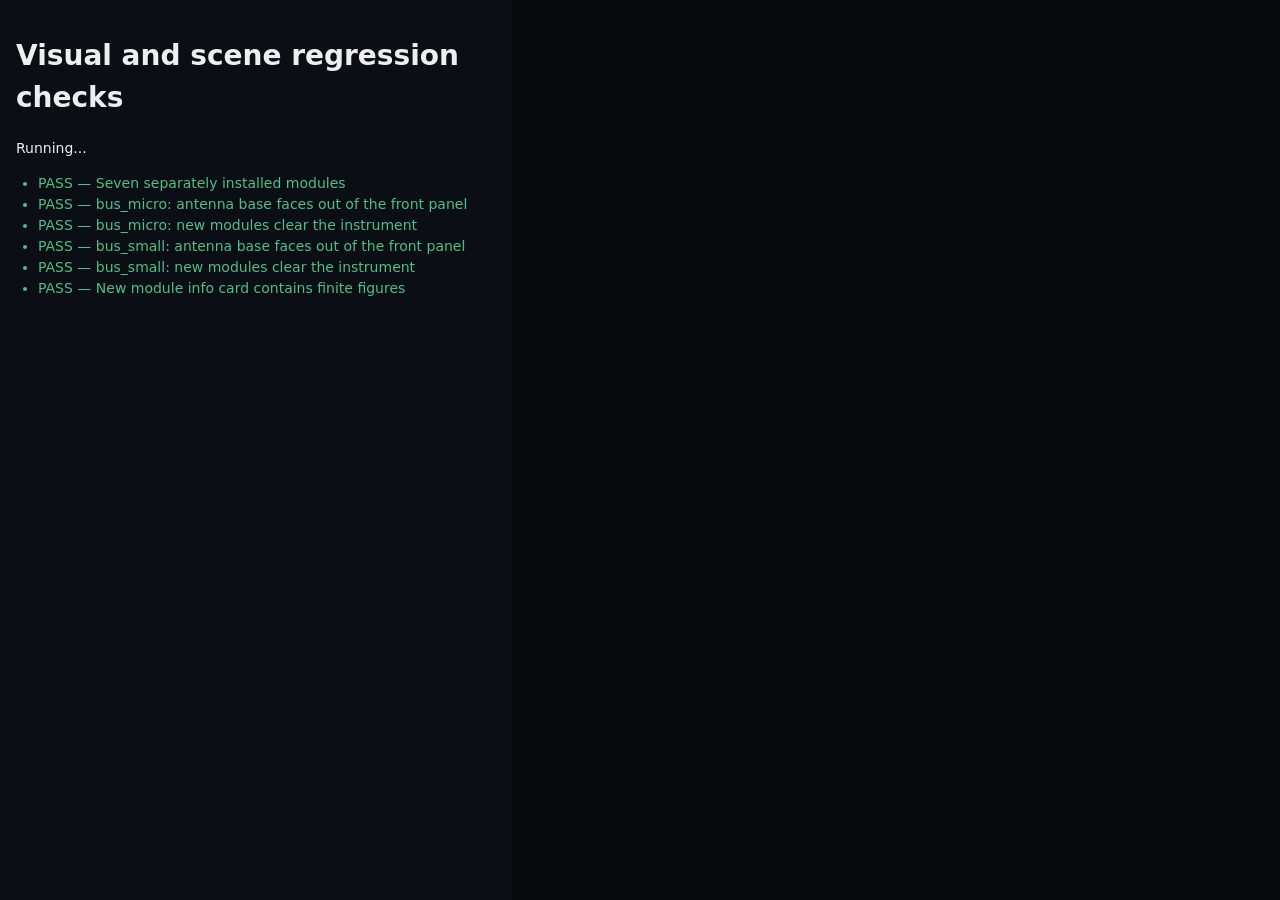
<file: tests/visual.html>
<!doctype html>
<meta charset="utf-8">
<meta name="viewport" content="width=device-width, initial-scale=1">
<title>FIRST LIGHT — visual and scene regression checks</title>
<style>body{margin:0;padding:16px;padding-right:62vw;background:#0b0f15;color:#eee;font:14px/1.5 system-ui}.ok{color:#4fbf84}.fail{color:#ee6a5f}iframe{position:fixed;right:0;top:0;width:60vw;height:100vh;border:0}#results{padding-left:22px}</style>
<h1>Visual and scene regression checks</h1><p id="summary">Running...</p><ul id="results"></ul>
<iframe id="game" src="../?scene=hangar&assembly=fastlink&guide=0"></iframe>
<script type="module" src="./visual-tests.js"></script>
</file>
<file: css/tokens.css>
/* FIRST LIGHT - design tokens. Spec: docs/UI_STYLE.md ("Flight Manual"). */
:root {
  /* palette (section 1) */
  --paper: #F1ECE2;
  --paper-2: #E7E0D3;
  --ink: #1B1B1B;
  --ink-2: #5A5650;
  --ink-3: #8C867C;
  --signal: #D8382C;
  --signal-ink: #A92A20;
  --blue: #2E5AAC;
  --amber: #D98A12;
  --green: #2F8F5B;
  --night: rgba(20, 23, 29, 0.84);
  --night-line: rgba(241, 236, 226, 0.16);
  --night-solid: #14171D;
  --world: #07090d;

  /* type (section 2) */
  --font-display: 'Instrument Serif', Georgia, serif;
  --font-ui: 'Inter', 'Segoe UI', system-ui, sans-serif;
  --font-mono: 'IBM Plex Mono', Consolas, monospace;
  --fs-body: clamp(16px, 0.55vw + 9px, 19px);
  --fs-small: max(15px, 0.9rem);
  --fs-micro: clamp(12px, 0.2vw + 8.5px, 13px);
  --fs-title: clamp(34px, 2.4vw + 10px, 56px);
  --fs-hero: clamp(84px, 11.5vw, 220px);
  --tracking-micro: 0.12em;

  /* shape and depth (section 3) */
  --r-card: 18px;
  --r-btn: 12px;
  --r-chip: 10px;
  --r-key: 8px;
  --shadow-card: 0 24px 60px rgba(0, 0, 0, 0.45), 0 2px 6px rgba(0, 0, 0, 0.25);
  --shadow-pop: 0 12px 30px rgba(0, 0, 0, 0.35), 0 2px 4px rgba(0, 0, 0, 0.2);
  --rule: 1.5px solid var(--ink);
  --hair: 1px solid var(--paper-2);
  --grain: url("data:image/svg+xml;utf8,<svg xmlns='http://www.w3.org/2000/svg' width='180' height='180'><filter id='n' x='0' y='0' width='100%25' height='100%25'><feTurbulence type='fractalNoise' baseFrequency='.85' numOctaves='2' stitchTiles='stitch'/><feColorMatrix values='0 0 0 0 .2  0 0 0 0 .15  0 0 0 0 .1  0 0 0 .9 0'/></filter><rect width='180' height='180' filter='url(%23n)' opacity='.055'/></svg>");
  --mark: url("data:image/svg+xml;utf8,<svg xmlns='http://www.w3.org/2000/svg' width='18' height='18' fill='none' stroke='%231B1B1B' stroke-width='1' opacity='.55'><circle cx='9' cy='9' r='4.5'/><path d='M9 0v18M0 9h18'/></svg>");

  /* motion (section 6) */
  --ease-out: cubic-bezier(0.2, 0.8, 0.2, 1);
  --ease-in: cubic-bezier(0.4, 0, 1, 1);
  --t-enter: 380ms;
  --t-exit: 200ms;
  --t-fast: 140ms;
  --t-sweep: 220ms;
  --stagger: 40ms;
  --rise: 16px;
  --drop: 8px;

  /* layout */
  --margin: 20px;
  --z-ui: 10;
  --z-modal: 40;
  --z-fade: 60;
  --z-loading: 70;
  --z-debug: 80;
}

@media (min-width: 1600px) { :root { --margin: 32px; } }

/* Calm motion: movement is replaced by fades (section 6). */
@media (prefers-reduced-motion: reduce) {
  :root { --t-enter: 200ms; --t-exit: 120ms; --t-sweep: 1ms; --stagger: 0ms; }
}
</file>
<file: css/components.css>
/* FIRST LIGHT - Flight Manual components. Spec: docs/UI_STYLE.md sections 3-6. */

*, *::before, *::after { box-sizing: border-box; }

html { font-size: var(--fs-body); }

html, body {
  margin: 0;
  height: 100%;
  overflow: hidden;
  background: var(--world);
  color: var(--paper);
  font-family: var(--font-ui);
  line-height: 1.5;
  font-feature-settings: "calt" 1;
  -webkit-font-smoothing: antialiased;
  text-rendering: optimizeLegibility;
  user-select: none;
}

#stage, #ui { position: fixed; inset: 0; }
#stage canvas { display: block; width: 100%; height: 100%; outline: none; }
#ui { pointer-events: none; z-index: var(--z-ui); }
#ui button, #ui input, #ui label, #ui .modal-backdrop, #ui .screen--interactive { pointer-events: auto; }

[hidden] { display: none !important; }

/* ---------- Type ---------- */
.display {
  margin: 0;
  font-family: var(--font-display);
  font-weight: 400;
  font-size: var(--fs-title);
  line-height: 1.02;
  letter-spacing: -0.012em;
  text-transform: none;
}
.display em { font-style: italic; }

.label {
  display: inline-block;
  font: 600 var(--fs-micro)/1.2 var(--font-ui);
  letter-spacing: var(--tracking-micro);
  text-transform: uppercase;
  color: var(--signal);
}
.label--quiet { color: var(--ink-2); }

.code {
  font: 500 var(--fs-micro)/1.2 var(--font-mono);
  letter-spacing: 0.04em;
  color: var(--ink-2);
}

/* ---------- Surfaces ---------- */
.paper {
  position: relative;
  background: var(--grain), var(--paper);
  color: var(--ink);
  border-radius: var(--r-card);
  box-shadow: var(--shadow-card);
  padding: 1.75rem 2rem 2rem;
}

.night {
  position: relative;
  background: var(--night);
  color: var(--paper);
  border: 1px solid var(--night-line);
  border-radius: var(--r-card);
  box-shadow: var(--shadow-pop);
  -webkit-backdrop-filter: blur(10px);
  backdrop-filter: blur(10px);
  padding: 1rem 1.25rem;
}
.night .label { color: var(--signal); }

/* Document furniture: index number, mono code, registration marks */
.doc__head {
  display: flex;
  align-items: center;
  justify-content: space-between;
  gap: 1rem;
  min-height: 1.6rem;
  padding-bottom: 0.7rem;
  margin-bottom: 1.5rem;
  border-bottom: var(--rule);
}
.doc__code { font: 500 var(--fs-micro)/1 var(--font-mono); letter-spacing: 0.06em; color: var(--ink-2); }
.doc__index { font: 600 var(--fs-micro)/1 var(--font-ui); letter-spacing: var(--tracking-micro); color: var(--ink-2); }
.doc__label { margin-bottom: 0.65rem; }
.doc__title { margin-bottom: 1rem; }
.doc--marks::before {
  content: '';
  position: absolute;
  inset: 9px;
  pointer-events: none;
  background:
    var(--mark) top left / 18px 18px no-repeat,
    var(--mark) top right / 18px 18px no-repeat,
    var(--mark) bottom left / 18px 18px no-repeat,
    var(--mark) bottom right / 18px 18px no-repeat;
}
.doc--marks { padding: 2.1rem 2.4rem 2.3rem; }
.doc--marks .doc__head { margin-top: 0.1rem; }

.rule { height: 0; border: 0; border-top: var(--rule); margin: 1.4rem 0; }
.rule--hair { border-top: var(--hair); }

/* ---------- Motion primitives ---------- */
@keyframes rise {
  from { opacity: 0; transform: translateY(var(--rise)); }
  to { opacity: 1; transform: none; }
}
@keyframes fade-in { from { opacity: 0; } to { opacity: 1; } }
@keyframes fall-out {
  from { opacity: 1; transform: none; }
  to { opacity: 0; transform: translateY(var(--drop)); }
}
@keyframes draw { from { stroke-dashoffset: 1; } to { stroke-dashoffset: 0; } }

.enter { animation: rise var(--t-enter) var(--ease-out) both; }
.stagger > * { animation: rise var(--t-enter) var(--ease-out) both; animation-delay: calc(var(--i, 0) * var(--stagger)); }
.is-leaving { animation: fall-out var(--t-exit) var(--ease-in) both !important; pointer-events: none; }

/* ---------- Icons ---------- */
.icon {
  width: 1.5rem;
  height: 1.5rem;
  flex: none;
  fill: none;
  stroke: currentColor;
  stroke-width: 1.75;
  stroke-linecap: round;
  stroke-linejoin: round;
  overflow: visible;
}
.icon--draw path { stroke-dasharray: 1; stroke-dashoffset: 0; }
.icon--draw.icon--check path { animation: draw 240ms var(--ease-out) both; animation-delay: calc(var(--i, 0) * var(--stagger) + 120ms); }

/* ---------- Key cap ---------- */
.key {
  display: inline-flex;
  align-items: center;
  justify-content: center;
  flex: none;
  min-width: 2rem;
  height: 2rem;
  padding: 0 0.35rem;
  font: 600 max(15px, 0.9rem)/1 var(--font-ui);
  color: var(--paper);
  background: var(--ink);
  border-radius: var(--r-key);
  box-shadow: 0 2px 0 rgba(0, 0, 0, 0.38), inset 0 1px 0 rgba(255, 255, 255, 0.14);
}
.key--wide { padding: 0 0.7rem; }
.key--night { color: var(--ink); background: var(--paper); box-shadow: 0 2px 0 #8c867c, inset 0 1px 0 rgba(255, 255, 255, 0.6); }

/* ---------- Buttons ---------- */
.btn {
  --b-ink: var(--ink);
  --b-paper: var(--paper);
  appearance: none;
  position: relative;
  isolation: isolate;
  overflow: hidden;
  display: inline-flex;
  align-items: center;
  justify-content: center;
  gap: 0.65rem;
  min-height: max(48px, 2.75rem);
  padding: 0 24px;
  font: 600 1rem/1 var(--font-ui);
  letter-spacing: 0.005em;
  color: var(--b-ink);
  background: transparent;
  border: 1.5px solid transparent;
  border-radius: var(--r-btn);
  cursor: pointer;
  user-select: none;
  transition: transform var(--t-fast) var(--ease-out), background-color var(--t-fast), color var(--t-fast), border-color var(--t-fast), box-shadow var(--t-fast);
}
.on-dark .btn, .night .btn { --b-ink: var(--paper); --b-paper: var(--ink); }
.btn .key { height: 1.7rem; min-width: 1.7rem; font-size: max(15px, 0.85rem); }
.btn__icon { width: 1.25rem; height: 1.25rem; transition: transform var(--t-sweep) var(--ease-out); }
.btn:hover .btn__icon, .btn.is-hover .btn__icon { transform: translateX(3px); }
.btn:disabled { opacity: 0.4; cursor: not-allowed; pointer-events: none; }

.btn--primary {
  color: #fff;
  background: var(--signal);
  box-shadow: 0 6px 16px rgba(120, 24, 16, 0.32);
}
.btn--primary:hover, .btn--primary.is-hover {
  background: var(--signal-ink);
  transform: translateY(-1px);
  box-shadow: 0 9px 20px rgba(120, 24, 16, 0.38);
}
.btn--primary .key { background: rgba(0, 0, 0, 0.22); box-shadow: none; }

.btn--secondary { border-color: var(--b-ink); }
.btn--secondary::before {
  content: '';
  position: absolute;
  inset: 0;
  z-index: -1;
  background: var(--b-ink);
  transform: scaleX(0);
  transform-origin: right;
  transition: transform var(--t-sweep) var(--ease-out);
}
.btn--secondary:hover, .btn--secondary.is-hover { color: var(--b-paper); }
.btn--secondary:hover::before, .btn--secondary.is-hover::before { transform: scaleX(1); transform-origin: left; }
.btn--secondary:hover .key, .btn--secondary.is-hover .key { background: var(--b-paper); color: var(--b-ink); }

.btn--ghost { padding: 0 14px; }
.btn--ghost .btn__label {
  padding-bottom: 3px;
  background: linear-gradient(currentColor, currentColor) 0 100% / 0 1.5px no-repeat;
  transition: background-size var(--t-sweep) var(--ease-out);
}
.btn--ghost:hover .btn__label, .btn--ghost.is-hover .btn__label { background-size: 100% 1.5px; }

.btn:active, .btn.is-active { transform: scale(0.97); }
.btn:focus-visible, .btn.is-focus { outline: none; box-shadow: 0 0 0 3px rgba(216, 56, 44, 0.35); }
.btn--primary:focus-visible, .btn--primary.is-focus { box-shadow: 0 0 0 3px rgba(216, 56, 44, 0.35), 0 6px 16px rgba(120, 24, 16, 0.32); }
.on-dark .btn:focus-visible, .night .btn:focus-visible { box-shadow: 0 0 0 3px rgba(216, 56, 44, 0.55); }

.btn-stack { display: flex; flex-direction: column; gap: 0.75rem; }
.btn-stack .btn { width: 100%; }
.btn-row { display: flex; flex-wrap: wrap; gap: 0.75rem; align-items: center; }

/* ---------- Rows: slider / toggle / segmented ---------- */
.row { display: grid; align-items: center; gap: 1rem; min-height: 2.5rem; cursor: pointer; }
.row--slider { grid-template-columns: minmax(6.5rem, 9.5rem) 1fr 3.4rem; }
.row--toggle { grid-template-columns: minmax(6.5rem, 9.5rem) 1fr; }
.row__label { font-weight: 500; color: var(--ink); }
.row__value { text-align: right; font-weight: 600; font-variant-numeric: tabular-nums; }
.row--toggle > :last-child { justify-self: start; }

.slider {
  --p: 50%;
  -webkit-appearance: none;
  appearance: none;
  width: 100%;
  height: 1.6rem;
  margin: 0;
  background: transparent;
  cursor: pointer;
  outline: none;
}
.slider::-webkit-slider-runnable-track {
  height: 6px;
  border-radius: 3px;
  background: linear-gradient(to right, var(--ink) var(--p), var(--paper-2) var(--p));
  box-shadow: inset 0 0 0 1px rgba(27, 27, 27, 0.08);
}
.slider::-moz-range-track { height: 6px; border-radius: 3px; background: var(--paper-2); box-shadow: inset 0 0 0 1px rgba(27, 27, 27, 0.08); }
.slider::-moz-range-progress { height: 6px; border-radius: 3px; background: var(--ink); }
.slider::-webkit-slider-thumb {
  -webkit-appearance: none;
  width: 20px;
  height: 20px;
  margin-top: -7px;
  border-radius: 50%;
  background: var(--ink);
  border: 4px solid var(--paper);
  box-shadow: 0 0 0 1.5px var(--ink), 0 3px 8px rgba(0, 0, 0, 0.3);
  transition: transform var(--t-fast) var(--ease-out), box-shadow var(--t-fast);
}
.slider::-moz-range-thumb {
  width: 12px; height: 12px;
  border-radius: 50%;
  background: var(--ink);
  border: 4px solid var(--paper);
  box-shadow: 0 0 0 1.5px var(--ink), 0 3px 8px rgba(0, 0, 0, 0.3);
}
.slider:hover::-webkit-slider-thumb, .slider.is-hover::-webkit-slider-thumb { transform: scale(1.12); }
.slider:active::-webkit-slider-thumb { transform: scale(0.94); }
.slider:focus-visible::-webkit-slider-thumb, .slider.is-focus::-webkit-slider-thumb { box-shadow: 0 0 0 1.5px var(--ink), 0 0 0 6px rgba(216, 56, 44, 0.35); }

.toggle { position: relative; display: inline-block; width: 44px; height: 26px; flex: none; }
.toggle input { position: absolute; inset: 0; width: 100%; height: 100%; margin: 0; opacity: 0; cursor: pointer; z-index: 1; }
.toggle__track {
  position: absolute;
  inset: 0;
  border-radius: 13px;
  background: var(--paper-2);
  box-shadow: inset 0 0 0 1.5px var(--ink-3);
  transition: background-color 200ms var(--ease-out), box-shadow 200ms;
  pointer-events: none;
}
.toggle__track::after {
  content: '';
  position: absolute;
  top: 3px; left: 3px;
  width: 20px; height: 20px;
  border-radius: 50%;
  background: var(--ink-2);
  box-shadow: 0 2px 4px rgba(0, 0, 0, 0.25);
  transition: transform 220ms var(--ease-out), background-color 200ms;
}
.toggle input:checked + .toggle__track { background: var(--signal); box-shadow: inset 0 0 0 1.5px var(--signal-ink); }
.toggle input:checked + .toggle__track::after { transform: translateX(18px); background: #fff; }
.toggle input:active + .toggle__track::after { width: 24px; }
.toggle input:checked:active + .toggle__track::after { transform: translateX(14px); }
.toggle input:focus-visible + .toggle__track, .toggle.is-focus .toggle__track { outline: none; box-shadow: inset 0 0 0 1.5px var(--ink-3), 0 0 0 3px rgba(216, 56, 44, 0.35); }
.toggle input:checked:focus-visible + .toggle__track { box-shadow: inset 0 0 0 1.5px var(--signal-ink), 0 0 0 3px rgba(216, 56, 44, 0.35); }

.segmented {
  --seg-trough: var(--paper-2);
  --seg-thumb: var(--ink);
  --seg-text: var(--ink-2);
  --seg-text-on: var(--paper);
  position: relative;
  display: inline-flex;
  padding: 4px;
  gap: 2px;
  background: var(--seg-trough);
  border-radius: var(--r-btn);
  box-shadow: inset 0 0 0 1px rgba(27, 27, 27, 0.07);
}
.segmented--night {
  --seg-trough: rgba(241, 236, 226, 0.1);
  --seg-thumb: var(--paper);
  --seg-text: rgba(241, 236, 226, 0.7);
  --seg-text-on: var(--ink);
  box-shadow: none;
}
.segmented__thumb {
  position: absolute;
  top: 4px; bottom: 4px; left: 0;
  width: 0;
  border-radius: 8px;
  background: var(--seg-thumb);
  box-shadow: 0 2px 6px rgba(0, 0, 0, 0.25);
  transition: transform 260ms var(--ease-out), width 260ms var(--ease-out);
}
.segmented__opt {
  appearance: none;
  position: relative;
  display: inline-flex;
  align-items: center;
  gap: 0.55rem;
  min-height: 2.25rem;
  padding: 0 1.1rem;
  font: 600 max(15px, 0.9rem)/1 var(--font-ui);
  color: var(--seg-text);
  background: transparent;
  border: 0;
  border-radius: 8px;
  cursor: pointer;
  transition: color var(--t-fast);
}
.segmented__opt:hover { color: var(--seg-text-on); }
.segmented__opt:not(.is-active):hover { color: var(--paper); }
.segmented:not(.segmented--night) .segmented__opt:not(.is-active):hover { color: var(--ink); }
.segmented__opt.is-active { color: var(--seg-text-on); }
.segmented.is-locked .segmented__opt { cursor: not-allowed; }
.segmented__opt:focus-visible { outline: none; box-shadow: 0 0 0 3px rgba(216, 56, 44, 0.45); }
.segmented__opt .key {
  height: 1.55rem; min-width: 1.55rem;
  font-size: max(15px, 0.82rem);
  color: currentColor;
  background: transparent;
  border: 1.5px solid currentColor;
  box-shadow: none;
  opacity: 0.8;
}

/* ---------- Stat block ---------- */
.stat { display: flex; flex-direction: column; gap: 0.3rem; min-width: 0; }
.stat__label { color: var(--ink-2); }
.stat__value { display: flex; align-items: baseline; gap: 0.35rem; }
.stat__num { font: 600 clamp(24px, 1.4vw + 11px, 36px)/1 var(--font-ui); letter-spacing: -0.02em; font-variant-numeric: tabular-nums; }
.stat--large .stat__num { font-size: clamp(32px, 2.2vw + 14px, 52px); }
.stat__unit { font-weight: 500; color: var(--ink-2); font-size: 1rem; }
.stat--night .stat__label { color: rgba(241, 236, 226, 0.62); }
.stat--night .stat__unit { color: rgba(241, 236, 226, 0.62); }
.stats { display: grid; grid-template-columns: repeat(auto-fit, minmax(7.5rem, 1fr)); gap: 1.25rem 1.5rem; }

/* ---------- Meter ---------- */
.meter { display: flex; flex-direction: column; gap: 0.5rem; }
.meter--limit { padding-bottom: 1.35rem; }
.meter__head { display: flex; align-items: baseline; justify-content: space-between; gap: 1rem; }
.meter__label { font-weight: 600; }
.meter__value { font-weight: 600; font-variant-numeric: tabular-nums; }
.meter__track { position: relative; }
.meter__bar {
  position: relative;
  height: 10px;
  border-radius: 5px;
  overflow: hidden;
  background: var(--paper-2);
  box-shadow: inset 0 0 0 1px rgba(27, 27, 27, 0.08);
}
.meter__fill, .meter__over {
  position: absolute;
  top: 0; bottom: 0; left: 0;
  width: 0;
  transition: width 300ms var(--ease-out), left 300ms var(--ease-out), background-color 300ms;
}
.meter__fill { background: var(--ink); border-radius: 5px; }
.meter__over { background: var(--signal); }
.meter[data-state='near'] .meter__fill { background: var(--amber); }
.meter__tick {
  position: absolute;
  top: -4px; height: 18px;
  width: 2px;
  margin-left: -1px;
  border-radius: 1px;
  background: var(--ink);
}
.meter__tick-label {
  position: absolute;
  top: 19px;
  transform: translateX(-100%);
  padding-right: 3px;
  white-space: nowrap;
  font: 600 var(--fs-micro)/1 var(--font-ui);
  letter-spacing: 0.06em;
  text-transform: uppercase;
  color: var(--ink-2);
}
.meter[data-state='over'] .meter__tick-label { color: var(--signal); }
.meter--night .meter__bar { background: rgba(241, 236, 226, 0.14); box-shadow: none; }
.meter--night .meter__fill { background: var(--paper); }
.meter--night[data-state='near'] .meter__fill { background: var(--amber); }
.meter--night .meter__tick { background: rgba(241, 236, 226, 0.8); }
.meter--night .meter__tick-label { color: rgba(241, 236, 226, 0.65); }

/* ---------- Checklist ---------- */
.checklist { list-style: none; margin: 0; padding: 0; }
.check-row { display: grid; grid-template-columns: 2.25rem 1fr; gap: 1rem; padding: 1rem 0; border-top: var(--hair); }
.check-row:first-child { border-top: 0; padding-top: 0.25rem; }
.check-row__badge {
  display: grid; place-items: center;
  width: 2.25rem; height: 2.25rem;
  border-radius: 50%;
  color: var(--tone);
  background: color-mix(in srgb, var(--tone) 13%, transparent);
  box-shadow: inset 0 0 0 1.5px color-mix(in srgb, var(--tone) 45%, transparent);
}
.check-row__badge .icon { width: 1.3rem; height: 1.3rem; stroke-width: 2; }
.check-row--ok { --tone: var(--green); }
.check-row--warning { --tone: var(--amber); }
.check-row--blocker { --tone: var(--signal); }
.check-row--info { --tone: var(--blue); }
.check-row__head { display: flex; align-items: baseline; justify-content: space-between; gap: 1rem; }
.check-row__title { font-weight: 600; font-size: 1.0625rem; }
.check-row__tag { font: 600 var(--fs-micro)/1 var(--font-ui); letter-spacing: var(--tracking-micro); text-transform: uppercase; color: var(--ink-2); white-space: nowrap; }
.check-row--blocker .check-row__tag { color: var(--signal); }
.check-row__detail { margin: 0.25rem 0 0; font-size: var(--fs-small); line-height: 1.5; color: var(--ink-2); }
.check-row__fix { margin: 0.5rem 0 0; font-size: var(--fs-small); line-height: 1.5; color: var(--ink-2); }
.check-row__fix b {
  display: inline-block;
  margin-right: 0.55rem;
  padding: 0.12rem 0.5rem;
  font: 600 var(--fs-micro)/1.2 var(--font-ui);
  letter-spacing: var(--tracking-micro);
  text-transform: uppercase;
  color: var(--paper);
  background: var(--ink);
  border-radius: 6px;
}

/* ---------- Spec list (part info) ---------- */
.spec { margin: 0; }
.spec__row { display: flex; align-items: baseline; justify-content: space-between; gap: 1.5rem; padding: 0.6rem 0; border-top: var(--hair); }
.spec__row:first-child { border-top: 0; }
.spec__label { color: var(--ink-2); font-size: var(--fs-small); }
.spec__value { display: flex; align-items: center; gap: 0.5rem; margin: 0; font-weight: 600; text-align: right; }
.spec__icon { width: 1.1rem; height: 1.1rem; stroke-width: 2; }
.spec__row--good .spec__icon { color: var(--green); }
.spec__row--warn .spec__icon { color: var(--amber); }
.spec__row--bad .spec__icon { color: var(--signal); }

/* ---------- Stars ---------- */
.stars { display: inline-flex; gap: 0.6rem; }
.star { width: 3rem; height: 3rem; stroke-width: 1.6; color: var(--ink-3); fill: transparent; }
.star.is-earned { color: var(--ink); fill: var(--ink); animation: star-in 520ms var(--ease-out) both; animation-delay: calc(var(--i, 0) * 110ms); }
@keyframes star-in { from { opacity: 0; transform: scale(0.4) rotate(-24deg); } 60% { transform: scale(1.12) rotate(4deg); } to { opacity: 1; transform: none; } }

/* ---------- Modal ---------- */
.modal-backdrop {
  position: fixed; inset: 0; z-index: var(--z-modal);
  display: flex; align-items: center; justify-content: center;
  padding: var(--margin);
  background: radial-gradient(ellipse at center, rgba(7, 9, 13, 0.5), rgba(7, 9, 13, 0.78));
  -webkit-backdrop-filter: blur(5px);
  backdrop-filter: blur(5px);
  animation: fade-in 260ms ease-out both;
}
.modal { width: min(27rem, 100%); max-height: 100%; overflow-y: auto; animation: rise var(--t-enter) var(--ease-out) both; scrollbar-width: thin; }
.modal.stagger > * { animation-name: fade-in; }
.modal--wide { width: min(54rem, 100%); }
.modal__heading { margin-bottom: 1.4rem; }
.modal__heading .label { margin-bottom: 0.6rem; }
.modal__title { font-size: calc(var(--fs-title) * 1.1); }
.modal__actions { margin-top: 1.75rem; }
.modal__actions--stack { display: flex; flex-direction: column; gap: 0.7rem; }
.modal__actions--stack .btn { width: 100%; }
.modal__actions--row { display: flex; justify-content: flex-end; gap: 0.75rem; }
.modal-backdrop.is-leaving { animation: fade-out var(--t-exit) ease-in both !important; }
.modal-backdrop.is-leaving .modal { animation: fall-out var(--t-exit) var(--ease-in) both; }
@keyframes fade-out { to { opacity: 0; } }

/* Settings form */
.settings { display: grid; grid-template-columns: 1fr 1fr; gap: 0 3rem; }
.settings__section { display: flex; flex-direction: column; gap: 0.35rem; min-width: 0; }
.settings__section + .settings__section { margin-top: 0; }
.settings__head { display: flex; align-items: center; gap: 0.9rem; margin: 0 0 0.6rem; }
.settings__head::after { content: ''; flex: 1; border-top: var(--hair); }
.settings__stack { display: flex; flex-direction: column; gap: 1.5rem; }
@media (max-width: 899px) { .settings { grid-template-columns: 1fr; gap: 1.5rem; } }

/* ---------- Debug overlay (debug only) ---------- */
.debug-overlay {
  position: fixed; top: 12px; right: 12px; z-index: var(--z-debug);
  padding: 0.5rem 0.75rem;
  font: 500 15px/1.5 var(--font-mono);
  color: var(--paper);
  background: rgba(0, 0, 0, 0.62);
  border: 1px solid var(--night-line);
  border-radius: 10px;
  white-space: pre;
  pointer-events: none;
}

/* ---------- Reduced motion: movement becomes a fade (section 6) ---------- */
@media (prefers-reduced-motion: reduce) {
  :root { --rise: 0px; --drop: 0px; }
  .btn:hover, .btn.is-hover, .btn:active, .btn.is-active { transform: none; }
  .btn:hover .btn__icon, .btn.is-hover .btn__icon { transform: none; }
  .btn--secondary::before { transition: opacity var(--t-fast); transform: none; opacity: 0; }
  .btn--secondary:hover::before, .btn--secondary.is-hover::before { opacity: 1; }
  .btn--ghost .btn__label { transition: none; }
  .star.is-earned { animation: fade-in 200ms both; }
  .toast { animation-name: fade-in; }
  .segmented__thumb, .toggle__track::after { transition-duration: 1ms; }
  .icon--draw path, .objective__box .icon path { animation: none !important; transition-duration: 1ms !important; }
}
.segmented__opt span { text-transform: capitalize; }

/* Tabular numerals only on numeric displays, never on running text (tnum widens hyphens). */
.stat__num, .meter__value, .row__value, .timeline__eta, .loading__pct, .hud-card__code, .doc__index, .check-row__tag, .tabular { font-feature-settings: "tnum" 1; font-variant-numeric: tabular-nums; }
</file>
<file: css/hud.css>
/* FIRST LIGHT - in-world HUD: toasts, interaction prompt, objective tracker, subtitles. Spec: docs/UI_STYLE.md sections 4-5, 8. */

/* ---------- Toast ---------- */
.toasts {
  position: absolute;
  top: var(--toast-top, var(--margin)); /* a scene with a top-right card (hangar build sheet) moves toasts below it */
  right: var(--margin);
  display: flex;
  flex-direction: column;
  align-items: flex-end;
  gap: 0.7rem;
}
.toast {
  --tone: var(--blue);
  display: flex;
  align-items: flex-start;
  gap: 0.85rem;
  min-width: 16rem;
  max-width: 26rem;
  padding: 0.9rem 1.2rem 0.9rem 0.95rem;
  color: var(--ink);
  background: var(--grain), var(--paper);
  border-radius: 14px;
  box-shadow: var(--shadow-pop);
  transform-origin: top right;
  animation: slip-in 460ms var(--ease-out) both;
}
.toast--ok { --tone: var(--green); }
.toast--warn { --tone: var(--amber); }
.toast--error { --tone: var(--signal); }
@keyframes slip-in {
  from { opacity: 0; transform: translate(calc(var(--rise) * 1.6), calc(var(--rise) * -0.5)) rotate(calc(var(--rise) * 0.14deg)); }
  to { opacity: 1; transform: none; }
}
.toast__badge {
  display: grid; place-items: center; flex: none;
  width: 2rem; height: 2rem;
  border-radius: 50%;
  color: var(--tone);
  background: color-mix(in srgb, var(--tone) 14%, transparent);
  box-shadow: inset 0 0 0 1.5px color-mix(in srgb, var(--tone) 45%, transparent);
}
.toast__badge .icon { width: 1.15rem; height: 1.15rem; stroke-width: 2; }
.toast__text { font-weight: 600; line-height: 1.35; padding-top: 0.15rem; }
.toast__detail { margin-top: 0.15rem; font-size: var(--fs-small); color: var(--ink-2); }

/* ---------- Interaction prompt (night) ---------- */
.prompt {
  position: absolute;
  left: 50%;
  bottom: 12vh;
  translate: -50% 0;
  display: flex;
  align-items: center;
  gap: 0.8rem;
  padding: 0.6rem 1.35rem 0.6rem 0.7rem;
  border-radius: 14px;
  font-size: max(18px, 1.0625rem);
  white-space: nowrap;
}
.prompt__verb { font-weight: 500; }
.prompt--bad { white-space: normal; max-width: max(20rem, min(36rem, calc(100vw - 48rem))); padding-left: 1rem; border-color: rgba(216, 56, 44, 0.55); }
.prompt__icon { flex: none; width: 1.4rem; height: 1.4rem; stroke-width: 2; color: var(--signal); }
.prompt__dot { color: rgba(241, 236, 226, 0.5); }
.prompt__object { font-weight: 600; }

/* ---------- Objective tracker (night) ---------- */
.objective { position: absolute; top: var(--margin); left: var(--margin); width: min(22rem, 40vw); padding: 1.1rem 1.3rem 1.2rem; }
.objective__title { margin: 0.35rem 0 0.9rem; font: 400 1.7rem/1.1 var(--font-display); letter-spacing: -0.005em; }
.objective__list { list-style: none; margin: 0; padding: 0; display: flex; flex-direction: column; gap: 0.7rem; }
.objective__item { display: flex; align-items: flex-start; gap: 0.75rem; line-height: 1.35; transition: color 300ms; }
.objective__box {
  display: grid; place-items: center; flex: none;
  width: 1.45rem; height: 1.45rem;
  margin-top: 0.05rem;
  border-radius: 50%;
  box-shadow: inset 0 0 0 1.5px rgba(241, 236, 226, 0.45);
  transition: background-color 240ms, box-shadow 240ms;
}
.objective__box .icon { width: 0.95rem; height: 0.95rem; stroke-width: 2.4; color: var(--ink); }
.objective__box .icon path { stroke-dasharray: 1; stroke-dashoffset: 1; transition: stroke-dashoffset 240ms var(--ease-out) 80ms; animation: none; }
.objective__item.is-done { color: rgba(241, 236, 226, 0.6); }
.objective__item.is-done .objective__box { background: var(--paper); box-shadow: none; }
.objective__item.is-done .objective__box .icon path { stroke-dashoffset: 0; }

/* ---------- Subtitles (night) ---------- */
.subtitles {
  position: absolute;
  left: 50%;
  bottom: calc(var(--margin) + 4vh);
  translate: -50% 0;
  max-width: min(54rem, 86vw);
  padding: 0.75rem 1.6rem;
  border-radius: 14px;
  text-align: center;
  font: 500 clamp(22px, 0.9vw + 13px, 26px)/1.35 var(--font-ui);
  display: -webkit-box;
  -webkit-line-clamp: 2;
  -webkit-box-orient: vertical;
  overflow: hidden;
}
.subtitles[hidden] { display: none; }

.crosshair {
  position: absolute; left: 50%; top: 50%;
  width: 6px; height: 6px; margin: -3px 0 0 -3px;
  border-radius: 50%;
  background: rgba(241, 236, 226, 0.9);
  box-shadow: 0 0 0 1.5px rgba(20, 23, 29, 0.55);
}

/* Small hint chip on the world (night) */
.hint-chip {
  display: inline-flex; align-items: center; gap: 0.7rem;
  padding: 0.5rem 1.1rem 0.5rem 0.55rem;
  border-radius: 12px;
  font-size: var(--fs-small);
  color: rgba(241, 236, 226, 0.85);
}
.hint-chip .key { height: 1.7rem; min-width: 1.7rem; font-size: max(15px, 0.82rem); }
.hint-chip + .hint-chip { margin-left: 0.5rem; }

/* ---------- Orbit HUD: telemetry, timeline, mode bar (night cards) ---------- */
.hud-card { width: 20rem; padding: 1.1rem 1.3rem 1.25rem; }
.hud-card__head { display: flex; align-items: center; justify-content: space-between; gap: 1rem; margin-bottom: 1rem; }
.hud-card__code { font: 500 var(--fs-micro)/1 var(--font-mono); letter-spacing: 0.06em; color: rgba(241, 236, 226, 0.65); }
.rule--night { border-top: 1px solid var(--night-line); margin: 1.1rem 0; }

.telemetry { display: flex; flex-direction: column; gap: 1rem; }
.telemetry .hud-card__head { margin-bottom: 0; }
.meter__icon { width: 1.15rem; height: 1.15rem; margin-right: 0.5rem; vertical-align: -0.2em; stroke-width: 2; }
.meter--night .meter__label, .meter--night .meter__value { color: var(--paper); }
.telemetry .rule--night { margin: 0.2rem 0; }
.goalbar { height: 4px; border-radius: 2px; background: var(--night-line); overflow: hidden; margin-top: -0.2rem; }
.goalbar__fill { display: block; height: 100%; background: var(--paper); transform: scaleX(0); transform-origin: left; transition: transform 300ms var(--ease-out); }

.timeline { width: 21rem; }
.timeline__list { list-style: none; margin: 0; padding: 0; display: flex; flex-direction: column; gap: 0.2rem; position: relative; }
.timeline__list::before { content: ''; position: absolute; left: 1.1rem; top: 1.4rem; bottom: 1.4rem; border-left: 1.5px dashed var(--night-line); }
.timeline__item { position: relative; display: grid; grid-template-columns: 2.25rem 1fr auto; align-items: center; gap: 0.9rem; padding: 0.45rem 0; }
.timeline__dot { display: grid; place-items: center; width: 2.25rem; height: 2.25rem; border-radius: 50%; background: var(--night-solid); box-shadow: inset 0 0 0 1.5px rgba(241, 236, 226, 0.4); }
.timeline__dot .icon { width: 1.15rem; height: 1.15rem; stroke-width: 1.9; }
.timeline__item--target .timeline__dot { color: var(--paper); }
.timeline__item--pass .timeline__dot { color: var(--paper); box-shadow: inset 0 0 0 1.5px var(--paper); }
.timeline__item--eclipse .timeline__dot { color: rgba(241, 236, 226, 0.7); }
.timeline__text { display: flex; flex-direction: column; line-height: 1.3; min-width: 0; }
.timeline__text b { font-weight: 600; white-space: nowrap; overflow: hidden; text-overflow: ellipsis; }
.timeline__text span { font-size: var(--fs-small); color: rgba(241, 236, 226, 0.62); }
.timeline__eta { font-weight: 600; font-size: var(--fs-small); white-space: nowrap; }

.mode-bar { display: inline-flex; align-items: center; gap: 1.1rem; padding: 0.65rem 0.75rem 0.65rem 1.3rem; border-radius: 16px; }

/* Battery flow row (charging / draining) and the safe-mode lock on the mode bar */
.sun-chip { display: inline-flex; align-items: center; gap: 0.3rem; margin-left: 0.7rem; padding: 0.12rem 0.6rem 0.12rem 0.45rem; border-radius: 999px; font-size: var(--fs-micro); font-weight: 600; letter-spacing: 0.04em; vertical-align: 0.1em; background: var(--night-line); color: rgba(241, 236, 226, 0.85); }
.sun-chip .icon { width: 0.95rem; height: 0.95rem; stroke-width: 2; }
.sun-chip[data-lit='false'] { background: rgba(46, 90, 172, 0.35); color: var(--paper); }
.power { display: flex; align-items: center; gap: 0.55rem; margin-top: 0.55rem; font-size: var(--fs-small); }
.power__word { font-weight: 600; }
.power__watts { margin-left: auto; color: rgba(241, 236, 226, 0.65); font-variant-numeric: tabular-nums; }
.power__arrow { width: 1.2rem; height: 1.2rem; stroke-width: 2.2; transition: transform 300ms var(--ease-out); }
.power[data-trend='in'] .power__arrow { transform: rotate(-90deg); }
.power[data-trend='out'] .power__arrow { transform: rotate(90deg); color: #f0b45a; }
.power[data-trend='hold'] .power__arrow { transform: none; opacity: 0.6; }
.mode-bar.is-safe { border-color: rgba(216, 56, 44, 0.75); box-shadow: var(--shadow-pop), 0 0 0 1.5px rgba(216, 56, 44, 0.5); }
.mode-bar__safe { display: inline-flex; align-items: center; gap: 0.5rem; color: #f4a39a; font-size: var(--fs-small); }
.mode-bar__safe[hidden] { display: none; }
.mode-bar__safe .icon { width: 1.25rem; height: 1.25rem; stroke-width: 2; }
.mode-bar__countdown { color: var(--paper); font-weight: 600; font-variant-numeric: tabular-nums; }

/* ---------- Orbit operations layout ---------- */
.screen.orbit-layout { padding: 0; align-items: stretch; justify-content: flex-start; text-align: left; }
.orbit-layout .night { -webkit-backdrop-filter: none; backdrop-filter: none; background-color: rgba(14,17,23,0.94); }
.orbit-layout.is-cinematic :is(.orbit-left,.timeline,.mode-bar,.world-labels) { opacity: 0; pointer-events: none; }
body:has(.orbit-layout.is-cinematic) :is(.subtitles,.toasts) { display: none; }
.orbit-left { position: absolute; top: var(--margin); left: var(--margin); display: flex; flex-direction: column; align-items: flex-start; gap: 0.8rem; }
.orbit-layout .timeline { position: absolute; top: var(--margin); right: var(--margin); }
.orbit-layout .mode-bar { position: absolute; bottom: 9.3rem; left: 50%; translate: -50% 0; }
body:has(.orbit-layout) .subtitles { bottom: 5.5rem; font-size: clamp(16px,1.1vw,20px); padding: 0.55rem 1rem; max-width: min(48rem,85vw); }
.warp-bar { display: inline-flex; align-items: center; gap: 0.7rem; padding: 0.55rem 0.8rem 0.55rem 1.1rem; border-radius: 16px; }
.warp-bar .key { height: 1.7rem; min-width: 1.7rem; font-size: max(15px, 0.82rem); }
.focus-chip { display: inline-flex; align-items: center; padding: 0.4rem 0.9rem; border-radius: 12px; font-size: var(--fs-small); font-weight: 600; font-variant-numeric: tabular-nums; border-color: rgba(216, 56, 44, 0.6); }
.focus-chip[hidden] { display: none; }
.world-labels { position: absolute; inset: 0; overflow: hidden; }
.world-label {
  position: absolute; left: 0; top: 0; display: inline-flex; align-items: center; gap: 0.5rem;
  padding: 0.3rem 0.75rem 0.3rem 0.6rem; border-radius: 10px; white-space: nowrap;
  font-size: var(--fs-small); font-weight: 600;
}
.world-label[hidden] { display: none; }
.world-label .icon { width: 1.1rem; height: 1.1rem; stroke-width: 2; }
.world-label__action { display: block; font-size: 0.72rem; font-weight: 400; opacity: 0.75; }
.world-label.is-active { border-color: rgba(241,236,226,0.8); box-shadow: 0 0 0 2px rgba(241,236,226,0.12); }
.orbit-camera { position: absolute; left: 50%; bottom: 1.4rem; translate: -50% 0; display: flex; align-items: center; gap: 0.6rem; padding: 0.4rem 0.8rem; border-radius: 16px; white-space: nowrap; }
.orbit-camera .btn { min-height: 2.4rem; padding: 0.45rem 0.8rem; color: var(--paper); }
.orbit-camera .btn.is-active { background: rgba(241,236,226,0.16); }
.orbit-camera__hint { font-size: 0.78rem; opacity: 0.65; }
@media (max-width: 900px) { .orbit-camera__hint { display: none; } }
.guide-wrap { position: absolute; inset: 0; display: grid; place-items: center; padding: var(--margin); background: rgba(3, 5, 9, 0.55); pointer-events: auto; }
.guide { width: min(46rem, 100%); text-align: left; }
.guide__modes { list-style: none; margin: 1.1rem 0 1.3rem; padding: 0; display: flex; flex-direction: column; gap: 1.1rem; }
.guide__mode { display: grid; grid-template-columns: 2rem 1fr; gap: 1rem; align-items: start; }
.guide__mode .key { margin-top: 0.15rem; }
.guide__text { display: flex; flex-direction: column; gap: 0.15rem; line-height: 1.45; }
.guide__text b { font-size: 1.15rem; font-weight: 600; letter-spacing: 0.02em; }
.guide__text span { color: var(--ink-2); font-size: var(--fs-small); }
.guide__tip { margin: 1.1rem 0 1.5rem; color: var(--ink-2); font-size: var(--fs-small); line-height: 1.8; }
.guide__tip .key { vertical-align: middle; margin: 0 0.1rem; }

/* ---------- Build sheet (hangar, night card, top-right) ---------- */
.sheet { position: absolute; top: var(--margin); right: var(--margin); width: min(22rem, 42vw); padding: 1.05rem 1.3rem 1.2rem; text-align: left; }
.sheet__head { display: flex; align-items: center; justify-content: space-between; gap: 1rem; }
.sheet__code { font: 500 var(--fs-micro)/1 var(--font-mono); letter-spacing: 0.06em; color: rgba(241, 236, 226, 0.55); }
.sheet__title { margin: 0.3rem 0 0.8rem; font-size: 1.7rem; line-height: 1.1; }
.sheet__slots { list-style: none; margin: 0; padding: 0; display: flex; flex-direction: column; gap: 0.15rem; }
.sheet__slot {
  position: relative; display: grid; grid-template-columns: 1.9rem minmax(0,1fr) auto; align-items: center; gap: 0.65rem;
  margin: 0 -0.5rem; padding: 0.22rem 0.5rem; border-radius: 10px;
  color: rgba(241, 236, 226, 0.55); transition: color 300ms, background-color 300ms, box-shadow 300ms;
}
.sheet__badge {
  display: grid; place-items: center; width: 1.9rem; height: 1.9rem; border-radius: 50%;
  box-shadow: inset 0 0 0 1.5px rgba(241, 236, 226, 0.4); transition: background-color 300ms, color 300ms, box-shadow 300ms;
}
.sheet__badge .icon { width: 1.15rem; height: 1.15rem; stroke-width: 1.9; }
.sheet__cat { font-size: var(--fs-small); }
.sheet__name { font-weight: 600; text-align: right; }
.sheet__slot.is-filled { color: var(--paper); }
.sheet__slot.is-filled .sheet__badge { background: var(--paper); color: var(--ink); box-shadow: none; }
.sheet__slot.is-target { background: rgba(216, 56, 44, 0.16); box-shadow: inset 0 0 0 1.5px rgba(216, 56, 44, 0.75); color: var(--paper); }
.sheet__slot.is-flash { animation: sheet-flash 1100ms var(--ease-out); }
@keyframes sheet-flash {
  0% { background-color: rgba(241, 236, 226, 0.5); }
  100% { background-color: rgba(241, 236, 226, 0); }
}
.sheet .rule--night { margin: 0.9rem 0; }

/* Compact: only the title and the five slot icons, so the part info card fits under it at the right edge. */
.sheet.is-compact .sheet__head { display: none; }
.sheet.is-compact .sheet__title { margin: 0 0 0.6rem; font-size: 1.35rem; }
.sheet.is-compact .sheet__slots { flex-direction: row; justify-content: space-between; }
.sheet.is-compact .sheet__slot { display: flex; margin: 0; padding: 0.2rem; }
.sheet.is-compact .sheet__cat, .sheet.is-compact .sheet__name { display: none; }

/* Everything below the slot rows folds away while an info card needs the right edge. */
.sheet__more { display: grid; grid-template-rows: 1fr; transition: grid-template-rows 320ms var(--ease-out), opacity 240ms; }
.sheet__more-inner { overflow: hidden; min-height: 0; }
.sheet.is-compact .sheet__more { grid-template-rows: 0fr; opacity: 0; }
.sheet__meters { display: flex; flex-direction: column; gap: 0.95rem; }
.sheet__readout { display: inline-flex; align-items: baseline; gap: 0.55rem; }
.sheet__delta { font-size: var(--fs-small); font-weight: 600; color: rgba(241, 236, 226, 0.55); font-variant-numeric: tabular-nums; }
.sheet__delta.is-over { color: #f0786d; }
.sheet__lines { margin: 0; display: flex; flex-direction: column; gap: 0.35rem; }
.sheet__line { display: flex; align-items: baseline; justify-content: space-between; gap: 1rem; }
.sheet__label { color: rgba(241, 236, 226, 0.7); font-size: var(--fs-small); }
.sheet__value { margin: 0; display: inline-flex; align-items: baseline; gap: 0.5rem; font-weight: 600; font-variant-numeric: tabular-nums; }
.sheet__unit { font-weight: 400; color: rgba(241, 236, 226, 0.6); margin-left: -0.35rem; font-size: var(--fs-small); }
@media (max-height: 850px) {
  .sheet { padding: 0.75rem 1rem; }
  .sheet__title { font-size: 1.4rem; margin-bottom: 0.5rem; }
  .sheet__slot { grid-template-columns: 1.5rem minmax(0,1fr) auto; padding-block: 0.12rem; }
  .sheet__badge { width: 1.5rem; height: 1.5rem; }
  .sheet__badge .icon { width: 1rem; height: 1rem; }
  .sheet .rule--night { margin: 0.55rem 0; }
  .sheet__lines { gap: 0.2rem; }
  .sheet__meters { gap: 0.65rem; }
  .sheet .meter { gap: 0.35rem; }
}

/* Carry readout: replaces the controls hint while a part is in your hands. */
.hud-bottom:has(.carry-chip) .hint-chip { display: none; }
.carry-chip { display: inline-flex; align-items: center; gap: 0.7rem; padding: 0.5rem 1.1rem 0.5rem 0.9rem; border-radius: 12px; font-size: var(--fs-small); }
.carry-chip b { font-weight: 600; }
.carry-chip__mass { color: rgba(241, 236, 226, 0.65); }
.carry-chip .key { height: 1.7rem; min-width: 1.7rem; font-size: max(15px, 0.82rem); }

/* Controls reminder inside the pause menu (paper card). */
.help { list-style: none; margin: 0 0 1.2rem; padding: 0; display: flex; flex-direction: column; gap: 0.55rem; }
.help__row { display: flex; align-items: center; gap: 0.7rem; color: var(--ink-2); font-size: var(--fs-small); }
.help__row .key { flex: none; }
</file>
<file: css/panels.css>
/* FIRST LIGHT - composite documents: part info card, mission brief, readiness check, debrief. Built by src/ui/panels.js. */

.doc__actions {
  justify-content: flex-end;
  margin-top: 1.75rem;
  padding-top: 1.25rem;
  border-top: var(--hair);
}

/* ---------- Part info card ---------- */
.part-card { width: min(28rem, 100%); }
.part-card__text { margin: 0 0 1.5rem; line-height: 1.55; }
.part-card__stats { grid-template-columns: repeat(3, auto); justify-content: space-between; margin-bottom: 1.4rem; }
.part-card__note {
  display: flex;
  gap: 0.75rem;
  align-items: flex-start;
  margin-top: 1.1rem;
  padding: 0.85rem 1rem;
  border-radius: var(--r-chip);
  background: color-mix(in srgb, var(--signal) 9%, var(--paper));
  box-shadow: inset 0 0 0 1.5px color-mix(in srgb, var(--signal) 40%, transparent);
}
.part-card__note p { margin: 0; font-size: var(--fs-small); line-height: 1.5; }
.part-card__note-icon { color: var(--signal); margin-top: 0.1rem; }
.part-card__actions { margin-top: 1.5rem; }
.part-card__actions .btn { flex: 1; padding: 0 16px; }

/* ---------- Mission brief ---------- */
.brief { width: min(66rem, 100%); }
.brief .doc__title { font-size: calc(var(--fs-title) * 1.3); margin-bottom: 1.6rem; }
.brief__cols { display: grid; grid-template-columns: minmax(0, 1.4fr) minmax(0, 1fr); gap: 3rem; }
.brief__story p { margin: 0 0 1.1rem; line-height: 1.6; }
.brief__story .brief__lede { font-size: 1.25rem; line-height: 1.5; font-weight: 500; }
.brief__story .brief__closing { margin: 1.6rem 0 0; font: italic 400 clamp(34px, 2vw + 14px, 46px)/1.05 var(--font-display); letter-spacing: -0.01em; }
.brief__side { padding-left: 2.4rem; border-left: var(--hair); }
.brief__stats { display: flex; flex-direction: column; margin: 0.9rem 0 0; }
.brief__stats .stat { flex-direction: row; align-items: baseline; justify-content: space-between; padding: 0.7rem 0; border-top: var(--hair); }
.brief__stats .stat:first-child { border-top: 0; }
.brief__stats .stat__label { order: 0; }
.brief__stats .stat__num { font-size: clamp(30px, 1.6vw + 14px, 42px); }
.brief__side .rule { margin: 1rem 0 1.2rem; }
.requirements { list-style: none; margin: 1rem 0 0; padding: 0; display: flex; flex-direction: column; gap: 1.1rem; }
.requirements__item { display: grid; grid-template-columns: 2rem 1fr; gap: 0.6rem; }
.requirements__no { font: 500 var(--fs-micro)/1.9 var(--font-mono); color: var(--ink-3); letter-spacing: 0.04em; }
.requirements__title { display: block; font-weight: 600; margin-bottom: 0.1rem; }
.requirements p { margin: 0; font-size: var(--fs-small); color: var(--ink-2); line-height: 1.5; }

/* ---------- Readiness check ---------- */
.readiness { width: min(40rem, 100%); }
.readiness .doc__title { margin-bottom: 1.2rem; }
.verdict {
  --tone: var(--green);
  display: flex;
  align-items: center;
  gap: 1rem;
  padding: 0.9rem 1.1rem;
  border-radius: 14px;
  background: color-mix(in srgb, var(--tone) 11%, var(--paper));
  box-shadow: inset 0 0 0 1.5px color-mix(in srgb, var(--tone) 38%, transparent);
}
.verdict--warning { --tone: var(--amber); }
.verdict--blocker { --tone: var(--signal); }
.verdict__badge { display: grid; place-items: center; flex: none; width: 2.75rem; height: 2.75rem; border-radius: 50%; color: #fff; background: var(--tone); }
.verdict__badge .icon { width: 1.5rem; height: 1.5rem; stroke-width: 2.2; }
.verdict__text { display: flex; flex-direction: column; line-height: 1.3; }
.verdict__text b { font-size: 1.125rem; }
.verdict__text span { font-size: var(--fs-small); color: var(--ink-2); }
.readiness__meters { display: grid; grid-template-columns: 1fr 1fr; gap: 2rem; margin-top: 1.6rem; }
.readiness .rule { margin: 0.9rem 0 1.1rem; }

/* ---------- Debrief ---------- */
.debrief { width: min(78rem, 100%); }
.debrief__head { display: flex; align-items: flex-end; justify-content: space-between; gap: 2rem; }
.debrief__result .label { margin-bottom: 0.75rem; }
.debrief__title { font-size: clamp(52px, 3.6vw + 22px, 92px); line-height: 0.95; }
.debrief .star { width: clamp(46px, 3.4vw, 66px); height: clamp(46px, 3.4vw, 66px); }
.debrief .stars { gap: 0.9rem; }
.debrief__objectives { list-style: none; margin: 0; padding: 0; display: grid; grid-template-columns: repeat(3, 1fr); gap: 1.5rem; }
.debrief__objective { display: flex; gap: 0.75rem; align-items: flex-start; font-size: var(--fs-small); line-height: 1.45; color: var(--ink-2); }
.debrief__objective .icon { margin-top: 0.05rem; width: 1.3rem; height: 1.3rem; stroke-width: 2.2; color: var(--signal); }
.debrief__objective.is-earned { color: var(--ink); }
.debrief__objective.is-earned .icon { color: var(--green); }
.debrief .rule { margin: 1.3rem 0; }
.debrief__stats { grid-template-columns: repeat(4, 1fr); }
.debrief__build { display: flex; align-items: center; gap: 1.6rem 2rem; flex-wrap: wrap; }
.debrief__parts { list-style: none; margin: 0; padding: 0; display: flex; gap: 0.5rem 1.8rem; flex-wrap: wrap; }
.debrief__parts li { display: flex; flex-direction: column; gap: 0.2rem; }
.debrief__parts b { font-size: var(--fs-small); font-weight: 600; }
.debrief__totals { margin: 0 0 0 auto; display: flex; gap: 1.6rem; font-size: var(--fs-small); color: var(--ink-2); font-variant-numeric: tabular-nums; }
.debrief__totals b { color: var(--ink); font-weight: 600; }
.debrief__cols { display: grid; grid-template-columns: repeat(3, minmax(0, 1fr)); gap: 2.5rem; }
.debrief__section > .label { margin-bottom: 0.9rem; }
.debrief__list { list-style: none; margin: 0; padding: 0; display: flex; flex-direction: column; gap: 0.8rem; }
.debrief__list li { display: grid; grid-template-columns: 1.1rem 1fr; gap: 0.75rem; line-height: 1.5; }
.debrief__list li > span:last-child { font-size: var(--fs-small); }
.debrief__list:not(.debrief__list--icon) li:first-child > span:last-child { font-weight: 500; font-size: 1rem; }
.debrief__list .icon { width: 1.1rem; height: 1.1rem; margin-top: 0.2rem; stroke-width: 2.2; color: var(--ink); }
.debrief__dot { width: 7px; height: 7px; margin: 0.55rem 0 0 0.15rem; border-radius: 50%; background: var(--ink); }
.debrief__stars { display: flex; flex-direction: column; align-items: flex-end; gap: 0.5rem; }
.debrief__starnote { margin: 0; font-size: var(--fs-small); color: var(--ink-2); }
</file>
<file: css/screens.css>
/* FIRST LIGHT - full-screen layers and scene screens: fade, loading, title, intro, placeholders. */

.screen {
  position: absolute;
  inset: 0;
  display: flex;
  flex-direction: column;
  align-items: center;
  justify-content: center;
  padding: var(--margin);
  text-align: center;
}
.screen--bottom { justify-content: flex-end; padding-bottom: calc(var(--margin) + 2vh); }
/* Keeps the hangar part info card at the right edge, vertically centred */
.screen--peek { align-items: flex-end; text-align: left; padding-top: 8.5rem; } /* leaves room for the build sheet above */

/* ---------- Fade + loading ---------- */
.fade {
  position: fixed; inset: 0; z-index: var(--z-fade);
  background: var(--world);
  opacity: 1;
  pointer-events: none;
}

.loading {
  position: fixed; inset: 0; z-index: var(--z-loading);
  display: flex; align-items: center; justify-content: center;
  background:
    radial-gradient(ellipse 70% 55% at 50% 108%, rgba(46, 90, 172, 0.22), transparent 70%),
    radial-gradient(ellipse at 50% 40%, #12161d, var(--world) 75%);
  opacity: 0;
  visibility: hidden;
  transition: opacity 260ms ease-out, visibility 0s linear 260ms;
}
.loading.is-visible { opacity: 1; visibility: visible; transition-delay: 0s; }
.loading__card {
  display: flex;
  align-items: center;
  gap: 2rem;
  width: min(34rem, calc(100vw - 2 * var(--margin)));
  padding: 1.9rem 2.25rem;
}
.loading.is-visible .loading__card { animation: rise var(--t-enter) var(--ease-out) both; }
.emblem { flex: none; filter: drop-shadow(0 6px 10px rgba(0, 0, 0, 0.3)); }
.emblem svg { display: block; width: 100%; height: 100%; }
.loading__body { flex: 1; min-width: 0; display: flex; flex-direction: column; gap: 0.65rem; }
.loading__code { font: 500 var(--fs-micro)/1 var(--font-mono); letter-spacing: 0.08em; color: var(--ink-2); }
.loading__title { font-size: clamp(32px, 1.6vw + 14px, 44px); margin-bottom: 0.5rem; }
.loading__rule { position: relative; height: 4px; border-radius: 2px; background: var(--paper-2); box-shadow: inset 0 0 0 1px rgba(27, 27, 27, 0.08); overflow: hidden; }
.loading__fill { position: absolute; inset: 0; background: var(--signal); transform: scaleX(0); transform-origin: left; transition: transform 260ms var(--ease-out); }
.loading__row { display: flex; justify-content: space-between; align-items: baseline; }
.loading__row .label { color: var(--ink-2); }
.loading__pct { font-weight: 600; font-variant-numeric: tabular-nums; }

/* ---------- Title ---------- */
.title { overflow: hidden; color: var(--paper); }
.title__limb {
  position: absolute;
  left: 50%;
  top: 90%;
  width: 230vmax;
  height: 230vmax;
  translate: -50% 0;
  border-radius: 50%;
  pointer-events: none;
  background: radial-gradient(circle at 50% 0%, rgba(78, 124, 196, 0.34) 0, rgba(22, 32, 52, 0.96) 0.7%, #0a0d13 4%);
  box-shadow: 0 -1px 0 rgba(241, 236, 226, 0.5), 0 -26px 80px rgba(96, 140, 214, 0.28), 0 -3px 10px rgba(180, 205, 245, 0.18);
  animation: fade-in 1800ms ease-out 200ms both;
}
.title::before {
  content: '';
  position: absolute; inset: 0;
  background: radial-gradient(ellipse 60% 50% at 50% 46%, rgba(7, 9, 13, 0.55), transparent 75%);
  pointer-events: none;
}
.title__stack { position: relative; display: flex; flex-direction: column; align-items: center; margin-top: -4vh; }
.title__logo {
  margin: 0;
  font: 400 var(--fs-hero)/0.95 var(--font-display);
  letter-spacing: -0.02em;
  text-shadow: 0 6px 50px rgba(0, 0, 0, 0.55);
}
.title__logo em { font-style: italic; }
.title__rule { width: clamp(64px, 7vw, 132px); height: 2px; margin: clamp(22px, 3.2vh, 38px) 0 clamp(16px, 2.2vh, 24px); border-radius: 1px; background: var(--signal); transform-origin: center; animation: rule-in 900ms var(--ease-out) 500ms both; }
@keyframes rule-in { from { transform: scaleX(0); } to { transform: scaleX(1); } }
.title__caption { font: 500 var(--fs-micro)/1 var(--font-mono); letter-spacing: 0.2em; text-transform: uppercase; color: rgba(241, 236, 226, 0.78); }
.title__tagline { margin: clamp(14px, 2vh, 22px) 0 clamp(30px, 5vh, 54px); font-size: clamp(18px, 0.5vw + 12px, 22px); color: rgba(241, 236, 226, 0.72); }
.title__actions { display: flex; align-items: center; gap: 0.9rem; }
.title__actions .btn--primary { min-width: 11rem; }
.title__actions .btn { min-height: max(54px, 3.1rem); font-size: 1.0625rem; }
.title__hint { margin-top: clamp(24px, 4.5vh, 48px); }
.title__hint .hint-chip { background: transparent; border-color: transparent; box-shadow: none; -webkit-backdrop-filter: none; backdrop-filter: none; }
.title .stagger > * { animation-duration: 700ms; animation-delay: calc(var(--i, 0) * 110ms + 250ms); }
.title .stagger > .title__rule { animation: rule-in 900ms var(--ease-out) 500ms both; }

/* ---------- Intro placeholder ---------- */
.intro__title { font-size: calc(var(--fs-title) * 1.35); }
.intro__sub { margin: 0.9rem 0 0; font: 500 var(--fs-micro)/1 var(--font-mono); letter-spacing: 0.2em; text-transform: uppercase; color: rgba(241, 236, 226, 0.7); }
.intro__skip { position: absolute; bottom: calc(var(--margin) + 2vh); left: 50%; translate: -50% 0; }

/* ---------- Placeholder scenes (hangar bar, launch, orbit, debrief) ---------- */
.hud-bottom { position: absolute; left: 50%; bottom: calc(var(--margin) + 1vh); translate: -50% 0; display: flex; flex-direction: column; align-items: center; gap: 0.9rem; }
.placeholder-card { width: min(36rem, 100%); text-align: left; margin-bottom: 1vh; }
.placeholder-card .display { margin-bottom: 0.9rem; font-size: calc(var(--fs-title) * 1.05); }
.placeholder-card p { margin: 0 0 1.6rem; max-width: 30rem; color: var(--ink-2); line-height: 1.55; }

/* ---------- Launch placeholder ---------- */
.screen--launch { padding: 0; align-items: stretch; justify-content: flex-end; }
.launch-blackout { position: absolute; inset: 0; background: #000; opacity: 0; pointer-events: none; }
.launch-clock {
  position: absolute; left: 50%; bottom: calc(var(--margin) + 4vh); translate: -50% 0;
  display: flex; flex-direction: column; align-items: center; gap: 0.35rem;
  min-width: 20rem; padding: 1rem 2.2rem 1.15rem; text-align: center;
}
.launch-clock__time { font: 400 clamp(64px, 4.6vw + 22px, 112px)/1 var(--font-display); letter-spacing: -0.01em; font-variant-numeric: tabular-nums; }
.launch-clock__status { font-size: var(--fs-small); color: rgba(241, 236, 226, 0.75); }
.launch-skip { position: absolute; right: var(--margin); bottom: var(--margin); display: inline-flex; align-items: center; gap: 0.4rem; }
.launch-skip .key { height: 1.7rem; font-size: max(15px, 0.82rem); }
.launch-skip .btn { --b-ink: var(--paper); --b-paper: var(--ink); }
.screen--launch .insertion { position: absolute; left: 50%; top: 50%; translate: -50% -50%; width: min(38rem, calc(100% - 2 * var(--margin))); text-align: left; }
.insertion__lines { list-style: none; margin: 1.1rem 0 1.6rem; padding: 0; display: flex; flex-direction: column; gap: 0.6rem; color: var(--ink-2); line-height: 1.5; }

/* ---------- Debrief ---------- */
.screen--debrief { overflow-y: auto; justify-content: flex-start; align-items: center; padding: var(--margin); text-align: left; }
.screen--debrief .debrief { margin: auto 0; }
/* The way on stays in view when the explanation is longer than the screen. */
.screen--debrief .doc__actions {
  position: sticky; bottom: calc(-1 * var(--margin)); z-index: 1;
  margin: 1.2rem -0.6rem -0.4rem; padding: 1.2rem 0.6rem 0.4rem;
  justify-content: flex-end;
  background: linear-gradient(to bottom, rgba(241, 236, 226, 0), var(--paper) 28%);
}
</file>
<file: css/console.css>
/* FIRST LIGHT - hangar desks: Mission Console, Launch Control card, integration letterbox. Built by src/ui/hangarDocs.js. */

/* ---------- Paper over the dimmed world ---------- */
.overlay {
  background: radial-gradient(ellipse at center, rgba(7, 9, 13, 0.46), rgba(7, 9, 13, 0.8));
  -webkit-backdrop-filter: blur(7px) saturate(0.8);
  backdrop-filter: blur(7px) saturate(0.8);
}
.overlay > .doc { animation: rise var(--t-enter) var(--ease-out) both; }
.overlay.is-leaving > .doc { animation: fall-out var(--t-exit) var(--ease-in) both; }

/* ---------- Mission Console ---------- */
.console { width: min(68rem, 100%); height: min(100%, 44rem); display: flex; flex-direction: column; overflow: hidden; }
.console.doc--marks { padding: 1.45rem 2.3rem 1.35rem; }
.console .doc__head { flex: none; margin-bottom: 0.7rem; }
.console .doc__body { display: flex; flex-direction: column; flex: 1; min-height: 0; }
.console__heading { flex: none; display: flex; align-items: baseline; justify-content: space-between; gap: 1rem; }
.console__display { font-size: clamp(34px, 1.9vw + 14px, 46px); }

/* Tabs styled as the sections of a printed document */
.doc-tabs { flex: none; display: flex; gap: 0.2rem; margin: 0.5rem 0 1rem; border-bottom: var(--rule); }
.doc-tab {
  appearance: none;
  display: flex;
  align-items: baseline;
  gap: 0.6rem;
  margin-bottom: -1.5px;
  padding: 0.7rem 1.1rem 0.65rem;
  border: 0;
  border-bottom: 3px solid transparent;
  border-radius: var(--r-chip) var(--r-chip) 0 0;
  background: transparent;
  color: var(--ink-2);
  font: 600 var(--fs-small)/1.2 var(--font-ui);
  cursor: pointer;
  transition: color var(--t-fast), background-color var(--t-fast), border-color var(--t-fast);
}
.doc-tab:hover { color: var(--ink); background: color-mix(in srgb, var(--ink) 6%, transparent); }
.doc-tab:focus-visible { outline: none; box-shadow: 0 0 0 3px rgba(216, 56, 44, 0.35); }
.doc-tab.is-active { color: var(--ink); border-bottom-color: var(--signal); }
.doc-tab__no { font: 500 var(--fs-micro)/1 var(--font-mono); letter-spacing: 0.04em; color: var(--ink-3); }
.doc-tab.is-active .doc-tab__no { color: var(--signal); }

.console__scroll {
  flex: 1; min-height: 0; overflow-y: auto; padding: 0 0.5rem 1.1rem 0; scrollbar-width: thin;
  -webkit-mask-image: linear-gradient(to bottom, #000 calc(100% - 1.1rem), transparent);
  mask-image: linear-gradient(to bottom, #000 calc(100% - 1.1rem), transparent);
}
.console__foot { flex: none; justify-content: space-between; margin-top: 0; padding-top: 0.9rem; }
.console__cols { display: grid; grid-template-columns: minmax(0, 1fr) minmax(0, 1.15fr); gap: 2.4rem; align-items: start; }
.console__col { display: flex; flex-direction: column; gap: 1.1rem; min-width: 0; }
.console__col .rule { margin: 0; }
.console__col .readiness__meters { grid-template-columns: 1fr; gap: 0.9rem; margin: 0; }
.console__section { display: flex; flex-direction: column; gap: 0.7rem; }
.console__text { margin: 0; line-height: 1.55; }
.console__fine { font-size: var(--fs-small); color: var(--ink-2); }
.console .brief__cols { grid-template-columns: minmax(0, 1.35fr) minmax(0, 1fr); gap: 2.4rem; }
.console .brief__story p { margin-bottom: 0.8rem; line-height: 1.5; }
.console .brief__story .brief__lede { font-size: 1.125rem; line-height: 1.45; }
.console .brief__story .brief__closing { margin-top: 1rem; font-size: clamp(30px, 1.6vw + 12px, 40px); }
.console .brief__side { padding-left: 2rem; }
.console .brief__stats { flex-direction: row; justify-content: space-between; margin-top: 0.7rem; }
.console .brief__stats .stat { flex-direction: column; align-items: flex-start; gap: 0.1rem; padding: 0; border: 0; }
.console .brief__stats .stat__num { font-size: clamp(26px, 1.3vw + 12px, 36px); }
.console .brief__side .rule { margin: 0.9rem 0 0.8rem; }
.console .requirements { margin-top: 0.7rem; gap: 0.75rem; }
.console .spec__row { padding: 0.4rem 0; }
.console .check-row { padding: 0.8rem 0; }
.console .checklist { margin: 0; }
.readiness__summary { display: flex; flex-direction: column; gap: 0.5rem; }
.readiness__summary .spec { margin-bottom: 0.6rem; }

.requirements--stars .requirements__item { grid-template-columns: 1.6rem 1fr; }
.requirements__star { width: 1.25rem; height: 1.25rem; margin-top: 0.2rem; color: var(--ink); fill: currentColor; stroke-width: 1.6; }
.requirements__note { margin: 1rem 0 0; font-size: var(--fs-small); color: var(--ink-2); line-height: 1.5; }

.console__confirm { display: flex; flex-direction: column; gap: 0.9rem; max-width: 46rem; }
.console__confirm-title { font-size: clamp(30px, 1.6vw + 14px, 42px); }

@media (max-width: 899px) {
  .console__cols, .console .brief__cols { grid-template-columns: 1fr; gap: 1.5rem; }
}

/* ---------- Launch Control card ---------- */
.launch-card { width: min(36rem, 100%); max-height: 100%; overflow-y: auto; scrollbar-width: thin; }
.launch-card .doc__title { font-size: calc(var(--fs-title) * 1.1); margin-bottom: 1.2rem; }
.launch-card .verdict { margin-bottom: 1.3rem; }
.launch-card .console__section { margin-bottom: 1.1rem; }
.launch-card__note { color: var(--ink-2); font-size: var(--fs-small); }

/* ---------- Integration cinematic: letterbox bars and the skip hint ---------- */
.screen--cinema { padding: 0; }
.cinema__bar {
  position: absolute;
  left: 0;
  right: 0;
  height: 12vh;
  background: #000;
  transition: transform 700ms var(--ease-out);
}
.cinema__bar--top { top: 0; transform: translateY(-100%); }
.cinema__bar--bottom { bottom: 0; transform: translateY(100%); }
.cinema__bar.is-on { transform: none; }
.cinema__hint { position: absolute; left: 50%; bottom: calc(6vh - 1.25rem); translate: -50% 0; }
</file>
<file: tests/ui-kit.css>
/* UI kit page layout only. Every component below is styled by the game's own css/*.css. */

html, body.kit { height: auto; min-height: 100%; overflow: auto; user-select: text; }
body.kit { position: relative; }

html, body.kit { background: #07090d; }
.kit-backdrop {
  position: absolute;
  top: 0; left: 0; right: 0; bottom: 0;
  z-index: -1;
  background:
    radial-gradient(1.2px 1.2px at 12% 18%, rgba(241, 236, 226, 0.7), transparent),
    radial-gradient(1px 1px at 31% 62%, rgba(241, 236, 226, 0.55), transparent),
    radial-gradient(1.4px 1.4px at 58% 22%, rgba(241, 236, 226, 0.7), transparent),
    radial-gradient(1px 1px at 77% 71%, rgba(241, 236, 226, 0.5), transparent),
    radial-gradient(1.2px 1.2px at 90% 36%, rgba(241, 236, 226, 0.6), transparent),
    radial-gradient(1px 1px at 44% 88%, rgba(241, 236, 226, 0.5), transparent),
    radial-gradient(ellipse 90% 45% at 50% 118%, rgba(70, 114, 196, 0.42), transparent 66%),
    radial-gradient(ellipse 45% 30% at 84% 6%, rgba(255, 180, 107, 0.12), transparent 70%),
    radial-gradient(ellipse at 18% 28%, #131c2b, #07090d 72%);
  background-size: 420px 420px, 420px 420px, 420px 420px, 420px 420px, 420px 420px, 420px 420px, 100% 1500px, 100% 1500px, 100% 1500px;
  background-repeat: repeat, repeat, repeat, repeat, repeat, repeat, repeat-y, repeat-y, repeat-y;
}

.kit-wrap { max-width: 116rem; margin: 0 auto; padding: 3.5rem var(--margin) 7rem; display: flex; flex-direction: column; gap: 5.5rem; }

.kit-hero { display: flex; flex-direction: column; gap: 1.4rem; padding-top: 1rem; }
.kit-hero .display { font-size: var(--fs-hero); line-height: 0.95; letter-spacing: -0.02em; color: var(--paper); }
.kit-hero__rule { width: 7rem; height: 2px; background: var(--signal); border-radius: 1px; }
.kit-hero p { margin: 0; max-width: 44rem; font-size: 1.25rem; line-height: 1.55; color: rgba(241, 236, 226, 0.78); }
.kit-hero .code { color: rgba(241, 236, 226, 0.7); letter-spacing: 0.18em; text-transform: uppercase; }

.kit-section { display: flex; flex-direction: column; gap: 1.8rem; }
.kit-section__head { display: flex; align-items: baseline; gap: 1.4rem; padding-bottom: 0.9rem; border-bottom: 1.5px solid var(--night-line); }
.kit-section__head .display { color: var(--paper); font-size: clamp(38px, 2.6vw + 12px, 60px); }
.kit-section__head .label { flex: none; }
.kit-section__note { margin: -0.6rem 0 0; max-width: 52rem; color: rgba(241, 236, 226, 0.7); line-height: 1.55; }

.kit-row { display: flex; flex-wrap: wrap; gap: 2rem; align-items: flex-start; }
.kit-docs { display: grid; grid-template-columns: repeat(auto-fit, minmax(30rem, 1fr)); gap: 2rem; align-items: start; }
.kit-docs > .paper { width: 100%; }

/* controls sheet */
.sheet { width: 100%; display: grid; grid-template-columns: minmax(0, 1.15fr) minmax(0, 1fr); gap: 3rem 4rem; padding: 2.25rem 2.5rem 2.5rem; }
.sheet__col { display: flex; flex-direction: column; gap: 2.2rem; min-width: 0; }
.sheet h3 { margin: 0 0 1rem; }
.sheet .rule { margin: 0; }
.btn-grid { display: grid; grid-template-columns: 6.5rem repeat(5, minmax(0, 1fr)); gap: 1rem 0.9rem; align-items: center; }
.btn-grid .label { color: var(--ink-2); }
.btn-grid .btn { width: 100%; padding: 0 12px; }
.btn-grid__rowname { font-weight: 600; }
.kit-stack { display: flex; flex-direction: column; gap: 1.1rem; }
.kit-inline { display: flex; flex-wrap: wrap; align-items: center; gap: 1rem 1.4rem; }
.kit-night { padding: 1.5rem 1.6rem 1.7rem; display: flex; flex-direction: column; gap: 1.3rem; border-radius: 16px; background: rgba(20, 23, 29, 0.92); }
.kit-night .row__label, .kit-night .row__value { color: var(--paper); }
.kit-night .slider::-webkit-slider-runnable-track { background: linear-gradient(to right, var(--paper) var(--p), rgba(241, 236, 226, 0.16) var(--p)); }
.kit-night .slider::-webkit-slider-thumb { background: var(--paper); border-color: var(--night-solid); box-shadow: 0 0 0 1.5px var(--paper); }

/* foundations */
.swatches { display: grid; grid-template-columns: repeat(4, minmax(0, 1fr)); gap: 0.9rem; }
.swatch { display: flex; flex-direction: column; gap: 0.5rem; }
.swatch__chip { height: 4.2rem; border-radius: var(--r-chip); box-shadow: inset 0 0 0 1px rgba(27, 27, 27, 0.14); }
.swatch b { font-size: var(--fs-small); }
.swatch span { font: 500 var(--fs-micro)/1 var(--font-mono); color: var(--ink-2); }
.specimen { display: flex; flex-direction: column; gap: 1.2rem; }
.specimen__display { font: 400 clamp(60px, 4vw + 16px, 104px)/0.95 var(--font-display); letter-spacing: -0.02em; }
.specimen__display em { font-style: italic; }
.specimen__line { display: flex; justify-content: space-between; align-items: baseline; gap: 1rem; padding-top: 0.9rem; border-top: var(--hair); }
.specimen__line span { color: var(--ink-2); font-size: var(--fs-small); }
.specimen__mono { font: 500 1.1rem var(--font-mono); letter-spacing: 0.04em; }
.icon-grid { display: grid; grid-template-columns: repeat(auto-fill, minmax(6.4rem, 1fr)); gap: 1.4rem 1rem; }
.icon-cell { display: flex; flex-direction: column; align-items: center; gap: 0.6rem; text-align: center; }
.icon-cell .icon { width: 2rem; height: 2rem; }
.icon-cell span { font: 500 var(--fs-micro)/1 var(--font-mono); color: var(--ink-2); }

/* HUD stages: a stand-in for the 3D world */
.stage {
  position: relative;
  min-height: 42rem;
  aspect-ratio: 16 / 9;
  overflow: hidden;
  border-radius: var(--r-card);
  box-shadow: var(--shadow-card), 0 0 0 1px var(--night-line);
  background:
    radial-gradient(ellipse 120% 38% at 50% 114%, #6b9be0 0, #2c4f94 32%, rgba(10, 16, 30, 0) 72%),
    radial-gradient(1.4px 1.4px at 14% 24%, rgba(241, 236, 226, 0.8), transparent),
    radial-gradient(1px 1px at 63% 12%, rgba(241, 236, 226, 0.6), transparent),
    radial-gradient(1.2px 1.2px at 81% 44%, rgba(241, 236, 226, 0.7), transparent),
    radial-gradient(1px 1px at 38% 38%, rgba(241, 236, 226, 0.5), transparent),
    radial-gradient(ellipse at 70% 30%, #101a2c, #06080c 75%);
}
.stage--hangar {
  background:
    linear-gradient(to top, rgba(143, 121, 99, 0.55), transparent 32%),
    radial-gradient(ellipse 40% 70% at 30% 0%, rgba(255, 180, 107, 0.28), transparent 70%),
    linear-gradient(#10161f, #1c2634 62%, #3a3f46 62.2%, #3a3f46);
}
.stage__caption { position: absolute; right: 1.4rem; bottom: 1.2rem; font: 500 var(--fs-micro)/1 var(--font-mono); letter-spacing: 0.14em; text-transform: uppercase; color: rgba(241, 236, 226, 0.45); }
.stage .telemetry { position: absolute; top: var(--margin); left: var(--margin); }
.stage .timeline { position: absolute; top: var(--margin); right: var(--margin); }
.stage .mode-bar { position: absolute; bottom: calc(var(--margin) + 7rem); left: 50%; translate: -50% 0; }
.stage .subtitles { bottom: calc(var(--margin) + 1rem); }
.stage-sat { position: absolute; left: 50%; top: 44%; width: 5.5rem; height: 3rem; translate: -50% -50%; border-radius: 4px; background: linear-gradient(135deg, #e6bf6a, #a8782a); box-shadow: -3.8rem 0 0 -0.4rem #2c4a85, 3.8rem 0 0 -0.4rem #2c4a85, 0 0 60px rgba(255, 200, 120, 0.25); }
.stage-controls { display: flex; gap: 0.75rem; align-items: center; }
.kit-static { display: flex; flex-wrap: wrap; gap: 2rem; align-items: flex-start; }
.kit-loading { display: flex; }
.kit-loading .loading__card { width: min(34rem, 100%); }
.kit-menu .modal { width: min(27rem, 100%); animation: none; }
.kit-menu--settings .modal { width: min(54rem, 100%); }

@media (max-width: 1100px) {
  .sheet { grid-template-columns: 1fr; }
  .btn-grid { grid-template-columns: 5rem repeat(5, minmax(0, 1fr)); }
  .stage .timeline { display: none; }
}
</file>
